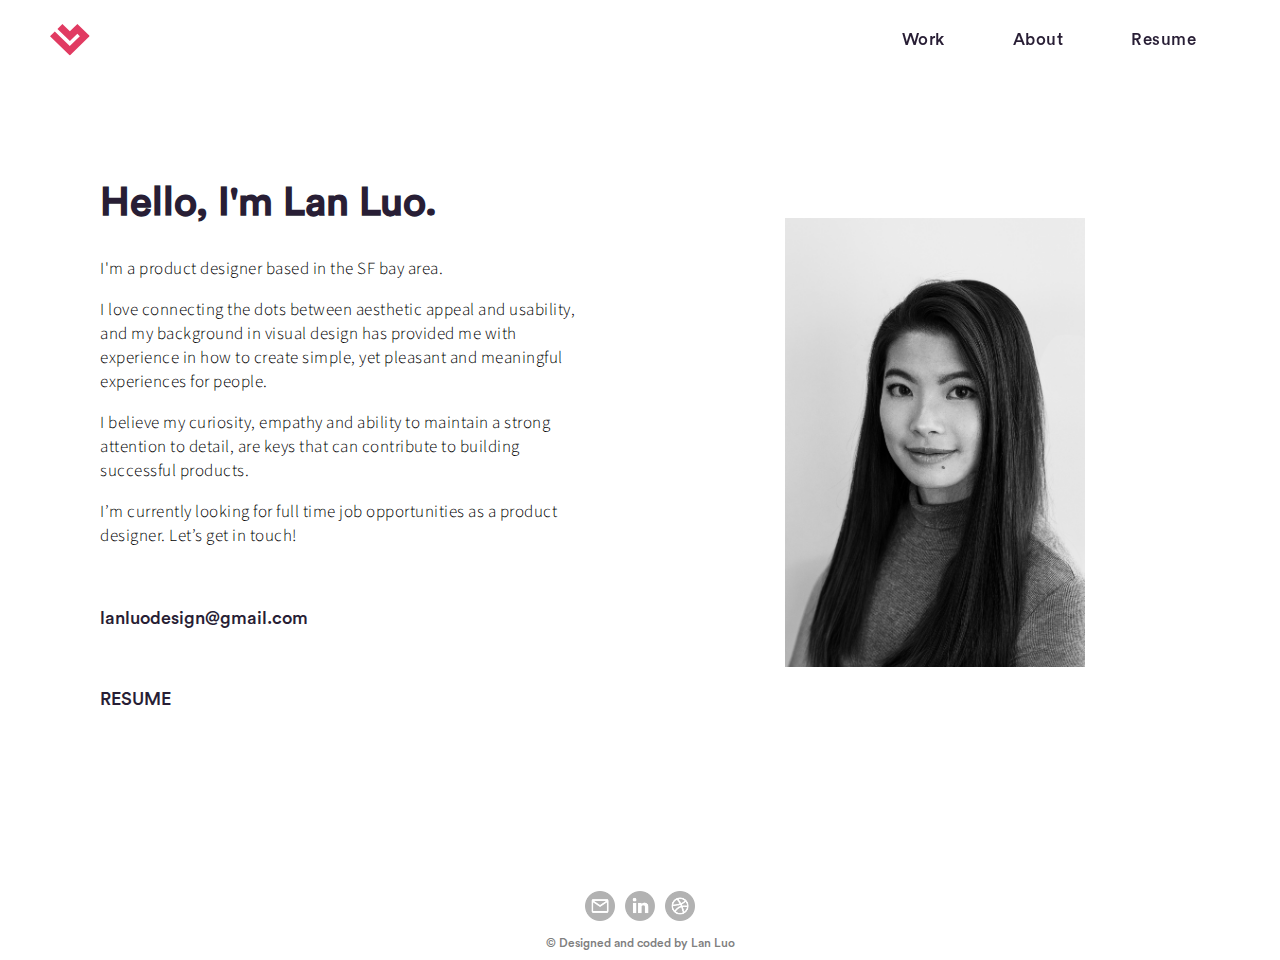
<file: contact.html>
<!DOCTYPE html>
<html lang="en">
<head>
	<meta charset="UTF-8">
	<title>Lan Luo - Product Designer</title>
	<link rel="apple-touch-icon" href="imgs/logo_favi.png">
	<link rel="icon" href="imgs/logo_favi.png">
	<meta name="apple-mobile-web-app-capable" content="yes">
	<meta name="apple-mobile-web-app-status-bar-style" content="white">

	<meta name="viewport" content="width=device-width, initial-scale=1">
	<meta name="author" content="Alvaro Trigo Lopez" />
	<meta name="description" content="fullPage very simple demo." />
	<meta name="keywords"  content="fullpage,jquery,demo,simple" />
	<meta name="Resource-type" content="Document" />
	<link href="https://fonts.googleapis.com/css?family=Source+Sans+Pro:300" rel="stylesheet">
	<link rel="stylesheet" type="text/css" href="lib/fullpage.css" />
	<link rel="stylesheet" type="text/css" href="css/main.css" />
	<link rel="stylesheet" type="text/css" href="css/grid.css" />
	<link rel="stylesheet" type="text/css" href="css/index.css" />
	<link rel="stylesheet" href="https://use.fontawesome.com/releases/v5.5.0/css/all.css" integrity="sha384-B4dIYHKNBt8Bc12p+WXckhzcICo0wtJAoU8YZTY5qE0Id1GSseTk6S+L3BlXeVIU" crossorigin="anonymous">
	<script src="https://ajax.googleapis.com/ajax/libs/jquery/3.3.1/jquery.min.js"></script>
	<script src="js/main.js"></script>
	<style>
		body {
		margin:0;
		padding:0;
		padding-bottom: 5rem;
		min-height: 100%;
		position:relative;
	}

	</style>
	
</head>
<body>
		<div id="header" >
			<header class="container">
				<nav class="nav flex-container">
					<div class="logo col-lg-2">
						<a href="index.html"class="img"><img src="imgs/logo_2.svg" alt=""></a>
					</div>
					<ul class="flex-container">
						<li class="main-nav"><a style="color:#281e35" href="index.html">Work</a></li>
						<li class="main-nav"><a style="color:#281e35" href="contact.html" >About</a></li>
						<li class="main-nav" ><a style="color:#281e35;" href="https://drive.google.com/file/d/1BSRr7745s8OgFk6DJPt2TYWE2quWBBV-/view?usp=sharing">Resume</a></li>
						<li><span class="burger" id="burger" style="font-size:28px;cursor:pointer" onclick="openNav()"><i class="fas fa-bars"></i></span></li>
					</ul>
					<div id="myNav" class="overlay">
						<a href="javascript:void(0)" class="closebtn" onclick="closeNav()">&times;</a>
						  <div class="overlay-content">
							<a href="vidypros.html">VidyPros</a>
							<a href="spotart.html">Spot Art</a>
							<a href="festshare.html">FestShare</a>
							<a href="virtours.html">Virtours</a>
							<a href="AiR.html">AiR</a>
							<a href="theDryGarden.html">The Dry Garden</a>
							<a href="contact.html">About</a>
						  </div>
					</div>
				</nav>
			</header>
		</div>
		<div class="container grid" id="section3">

			<div class="row gutters flex">
				<div class="col-lg-6 col-md-6 col-sm-12 portrait hidden">
					<div class="img"><img src="imgs/about.jpg" alt="">
					</div>
				</div>
				<div class="col-lg-6 col-md-6 col-sm-12 content ">
					<h2 class="colon big" style="margin:0"></h2>
					<h2 class="big" style="margin-top: 0;">Hello, I'm Lan Luo.</h2>
					<p class="">I'm a product designer based in the SF bay area.</p>
					<p>I love connecting the dots between aesthetic appeal and usability, and my background in visual design has provided me with experience in how to create simple, yet pleasant and meaningful experiences for people.</p>
					<p>I believe my curiosity, empathy and ability to maintain a strong attention to detail, are keys that can contribute to building successful products.</p>
					<p>I’m currently looking for full time job opportunities as a product designer. Let’s get in touch!</p>
					<div class="button">
						<a  href="mailto:lanluodesign@gmail.com">lanluodesign@gmail.com</a>
					</div>
					<div class="button">
						<a  class="white" href="https://drive.google.com/file/d/1BSRr7745s8OgFk6DJPt2TYWE2quWBBV-/view?usp=sharing">RESUME&ensp;&ensp;&ensp;&ensp;<i class="fas fa-arrow-right"></i></a>
					</div>
				</div>
				<div class="col-lg-6 col-md-6 col-sm-12 sm-img show">
					<div class="img"><img src="imgs/about.jpg" alt="">
					</div>
				</div>
			</div>
			
		
		</div>
		<div class="bj-footer contact2 white">
			<div class="container " style="margin-bottom: 10px;">
				<div class="social flex row ">
					<a href="mailto:lanluodesign@gmail.com"><img src="icon/icon-m.png" alt=""></a>
					<a href="https://www.linkedin.com/in/lan-luo-design"><img src="icon/icon-lin.png" alt=""></a>
					<a href="https://dribbble.com/lan-luo-design"><img src="icon/icon-d.png" alt=""></a>
				</div>
			</div>
			<a class="copy">© Designed and coded by Lan Luo</a>
		</div>








</body>
</html>
</file>
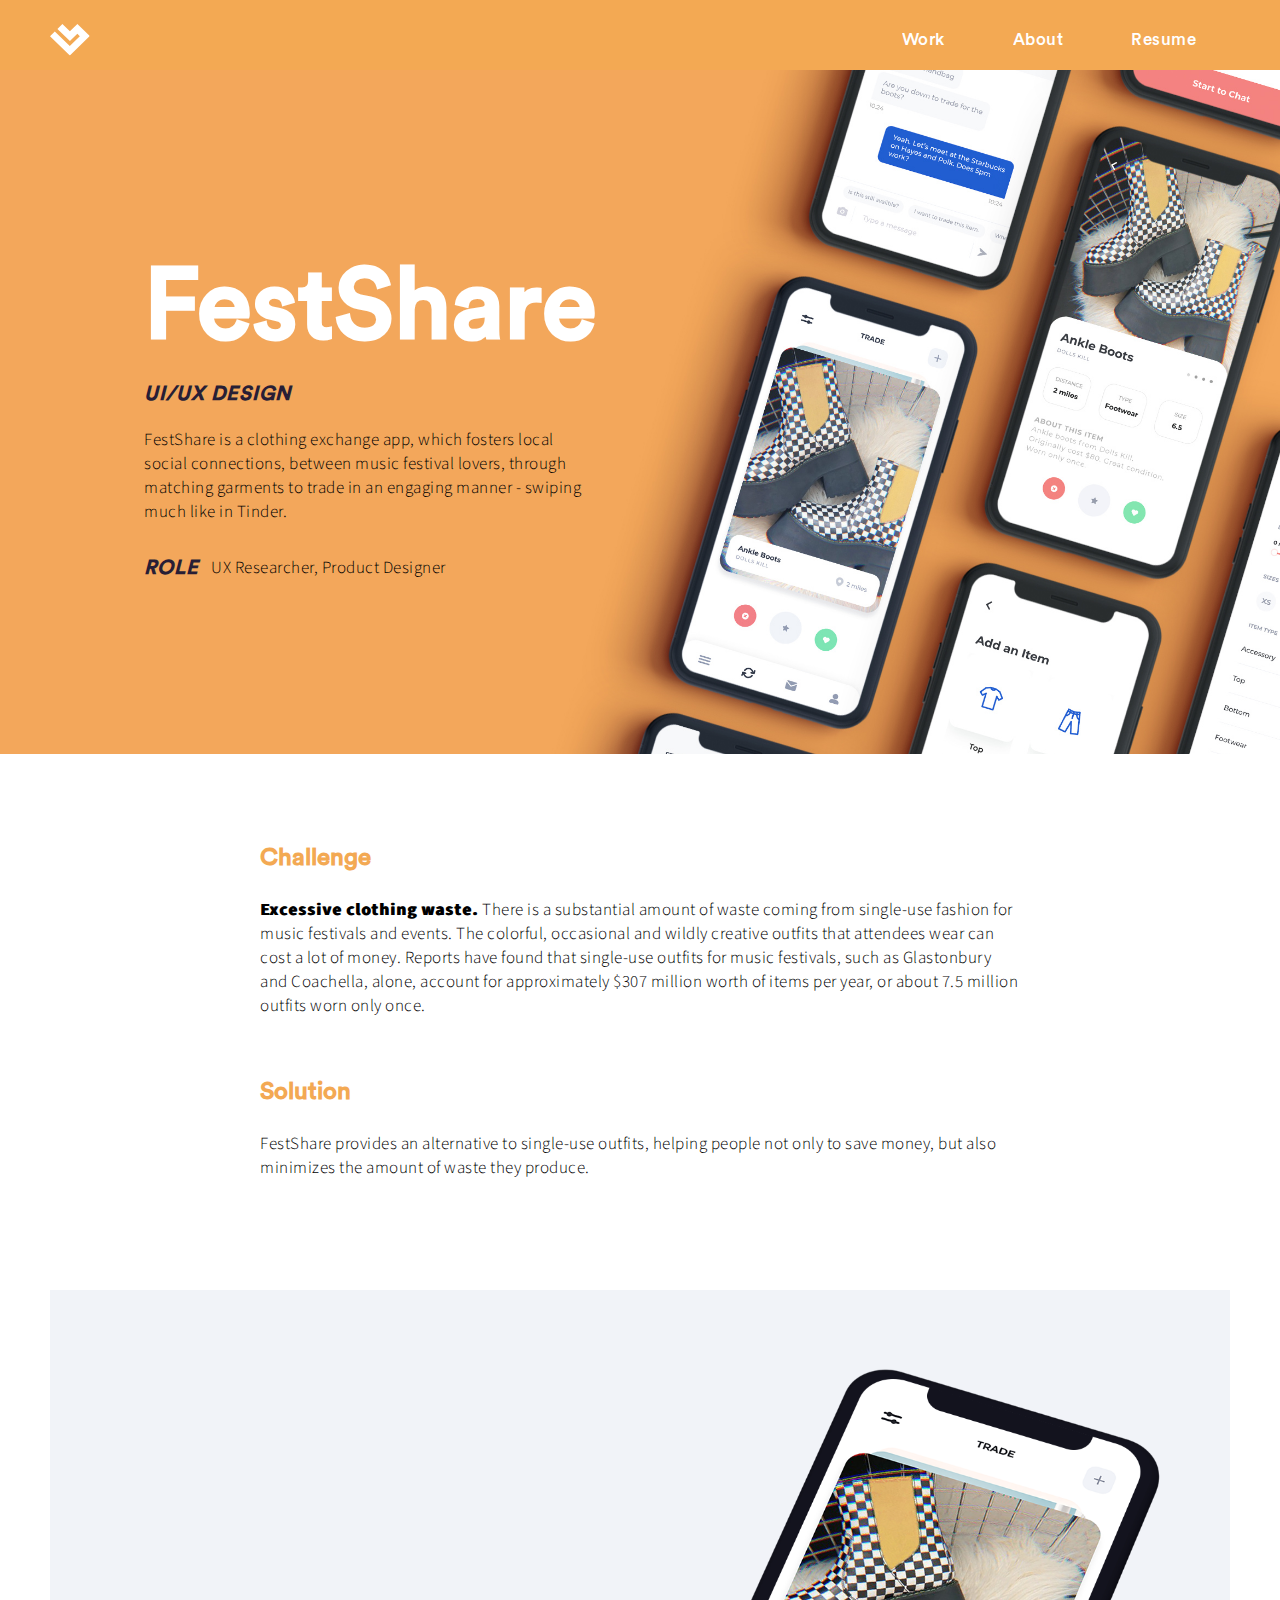
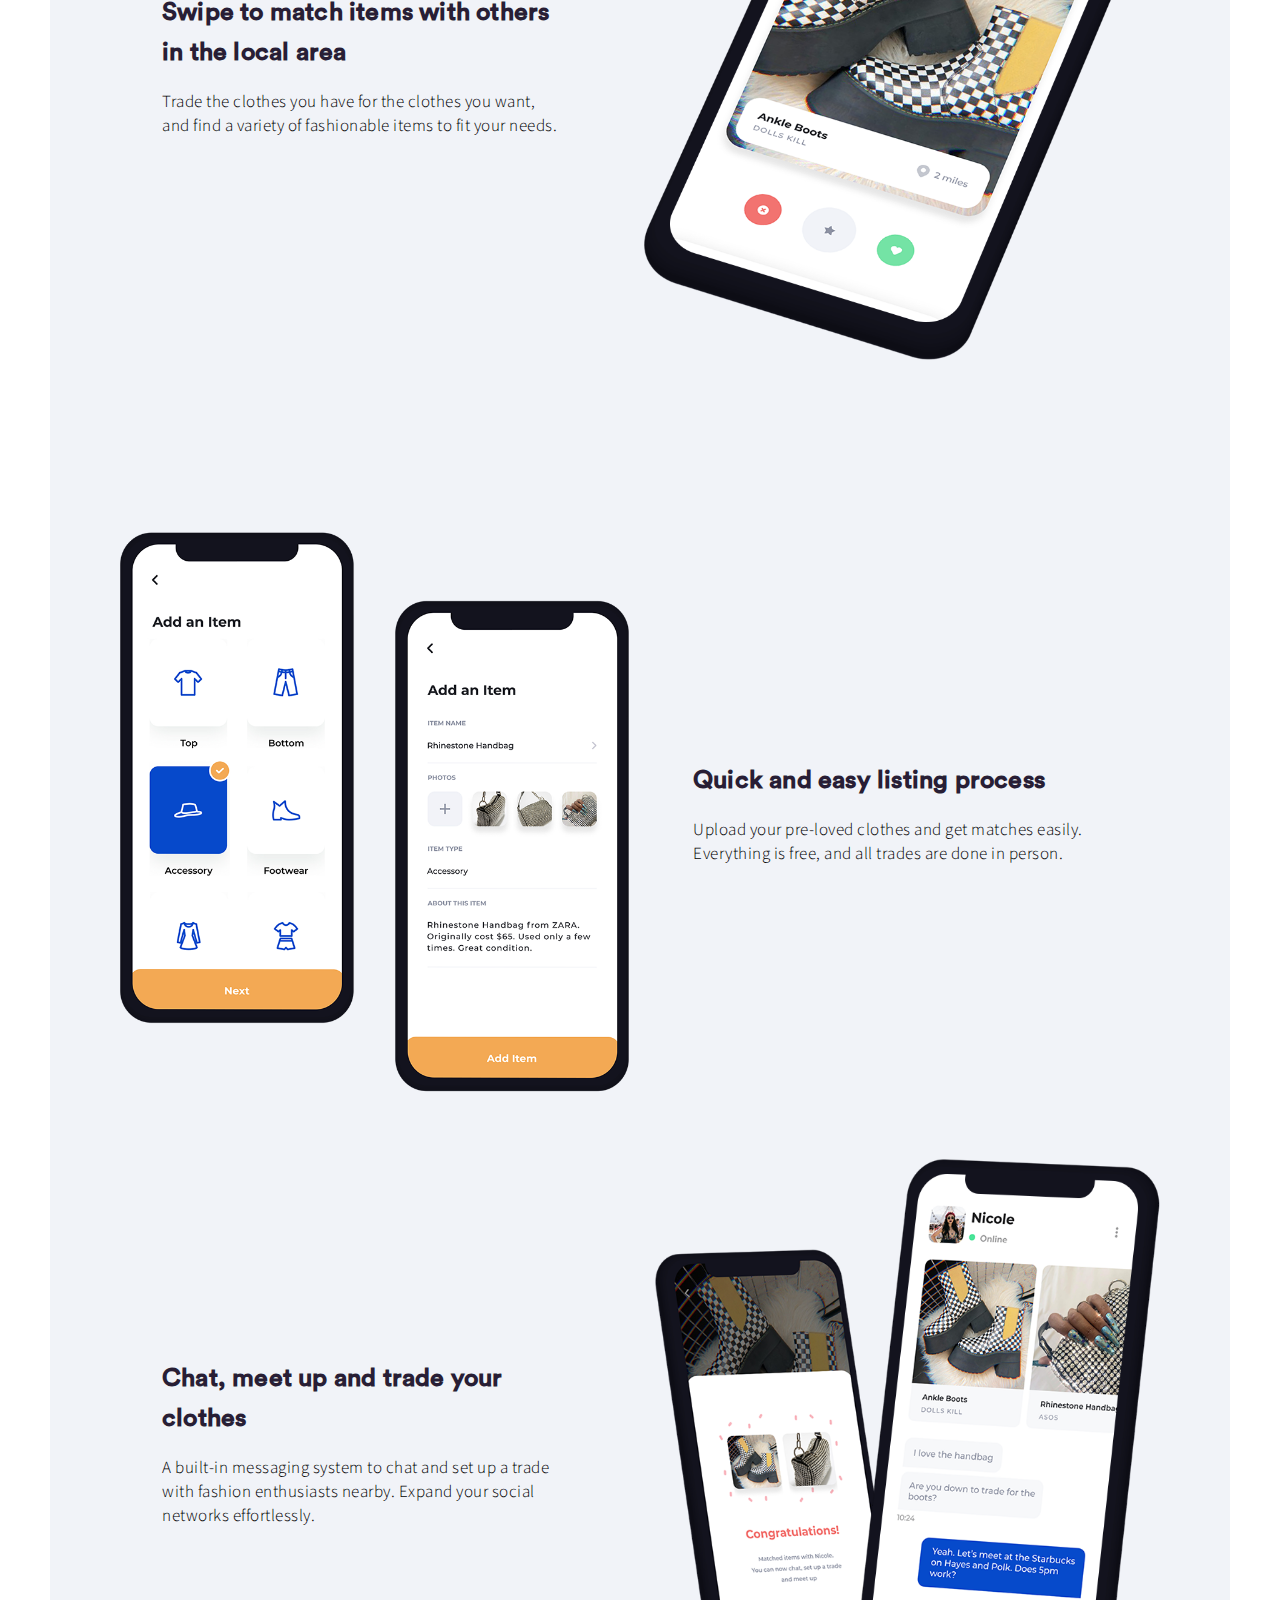
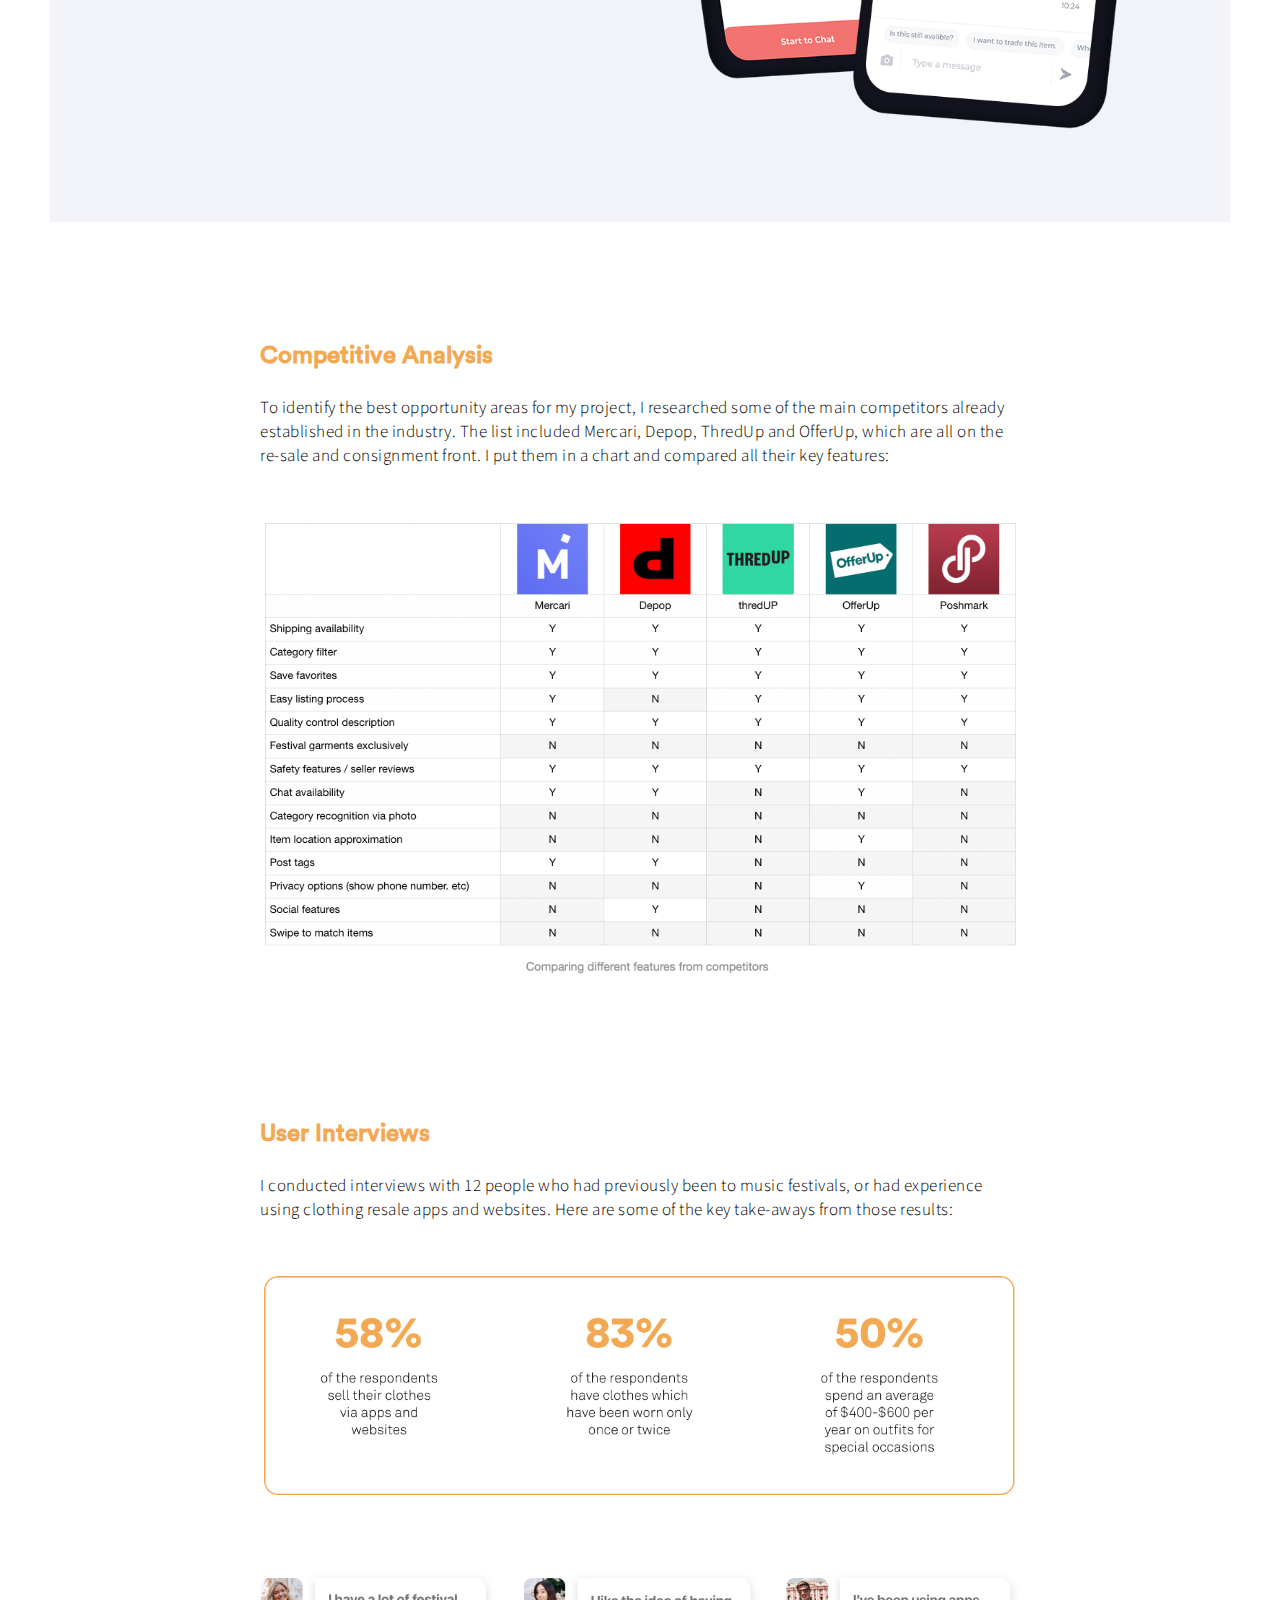
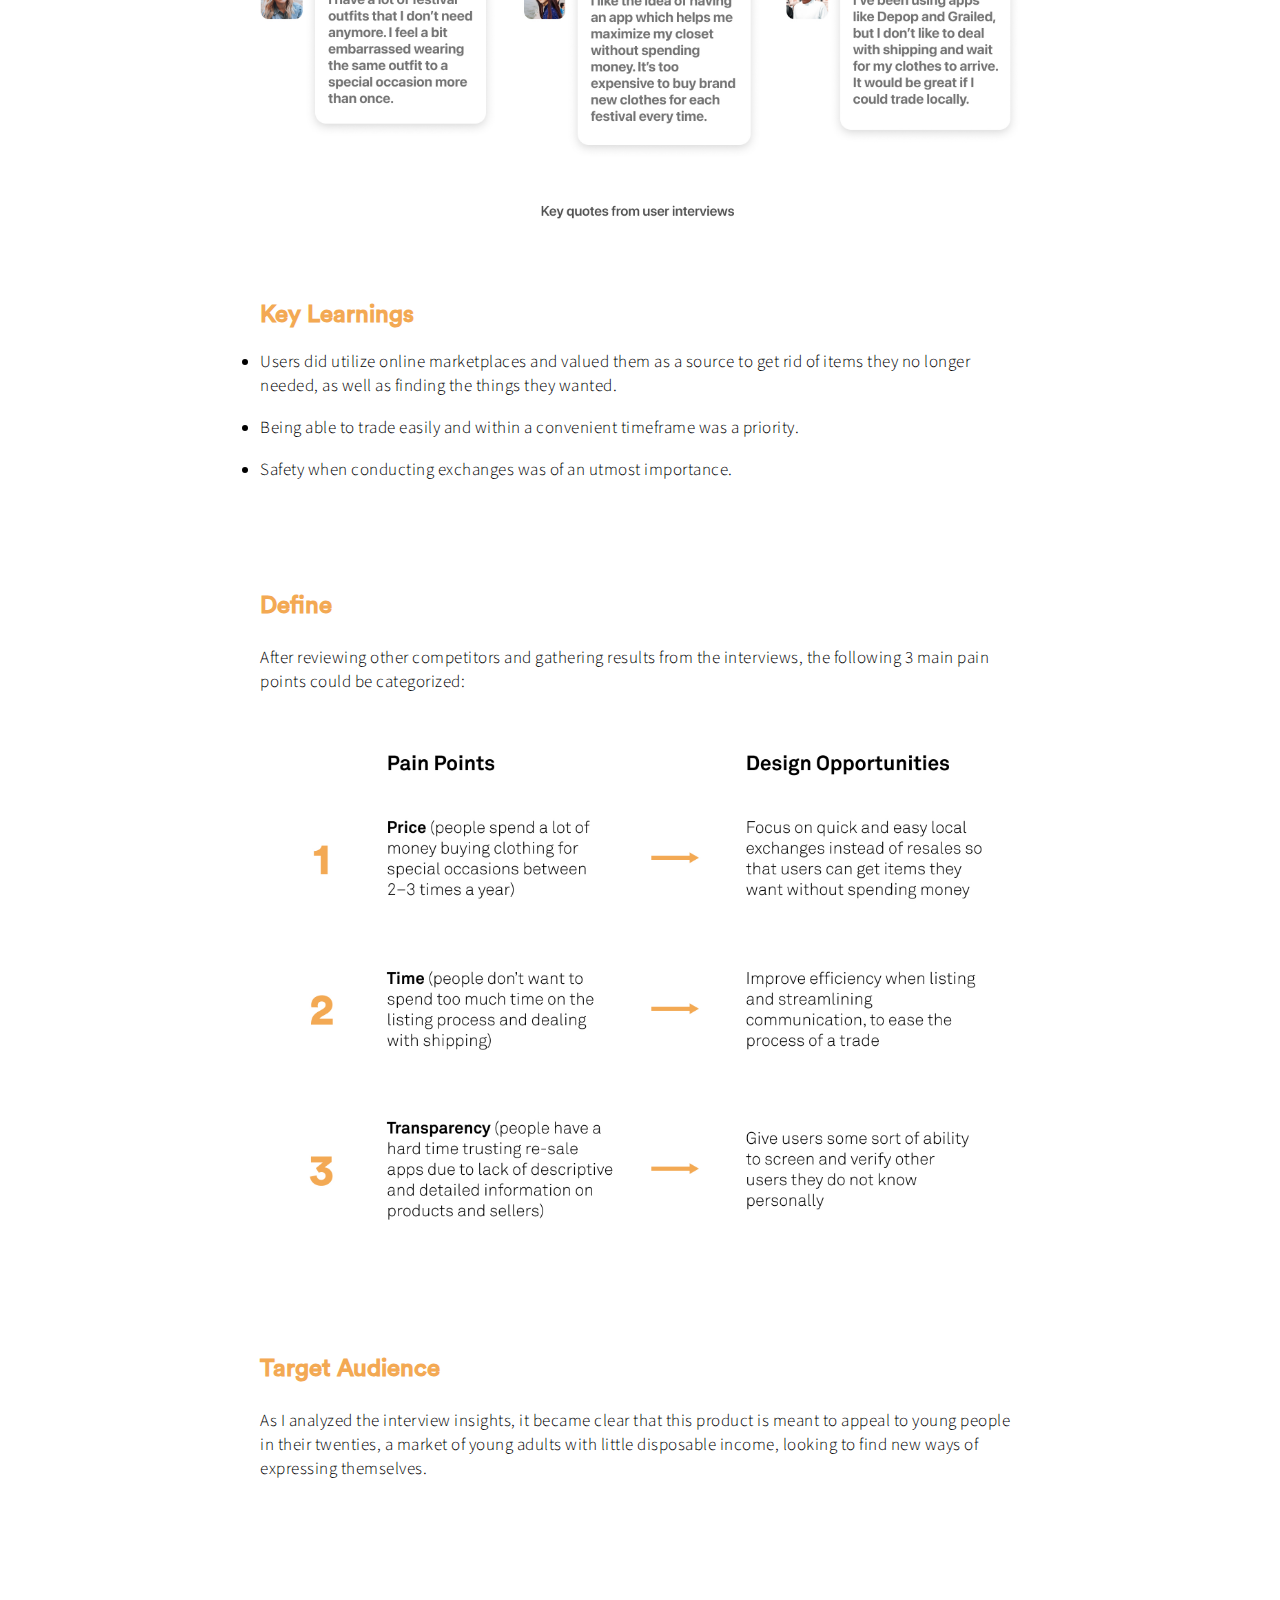
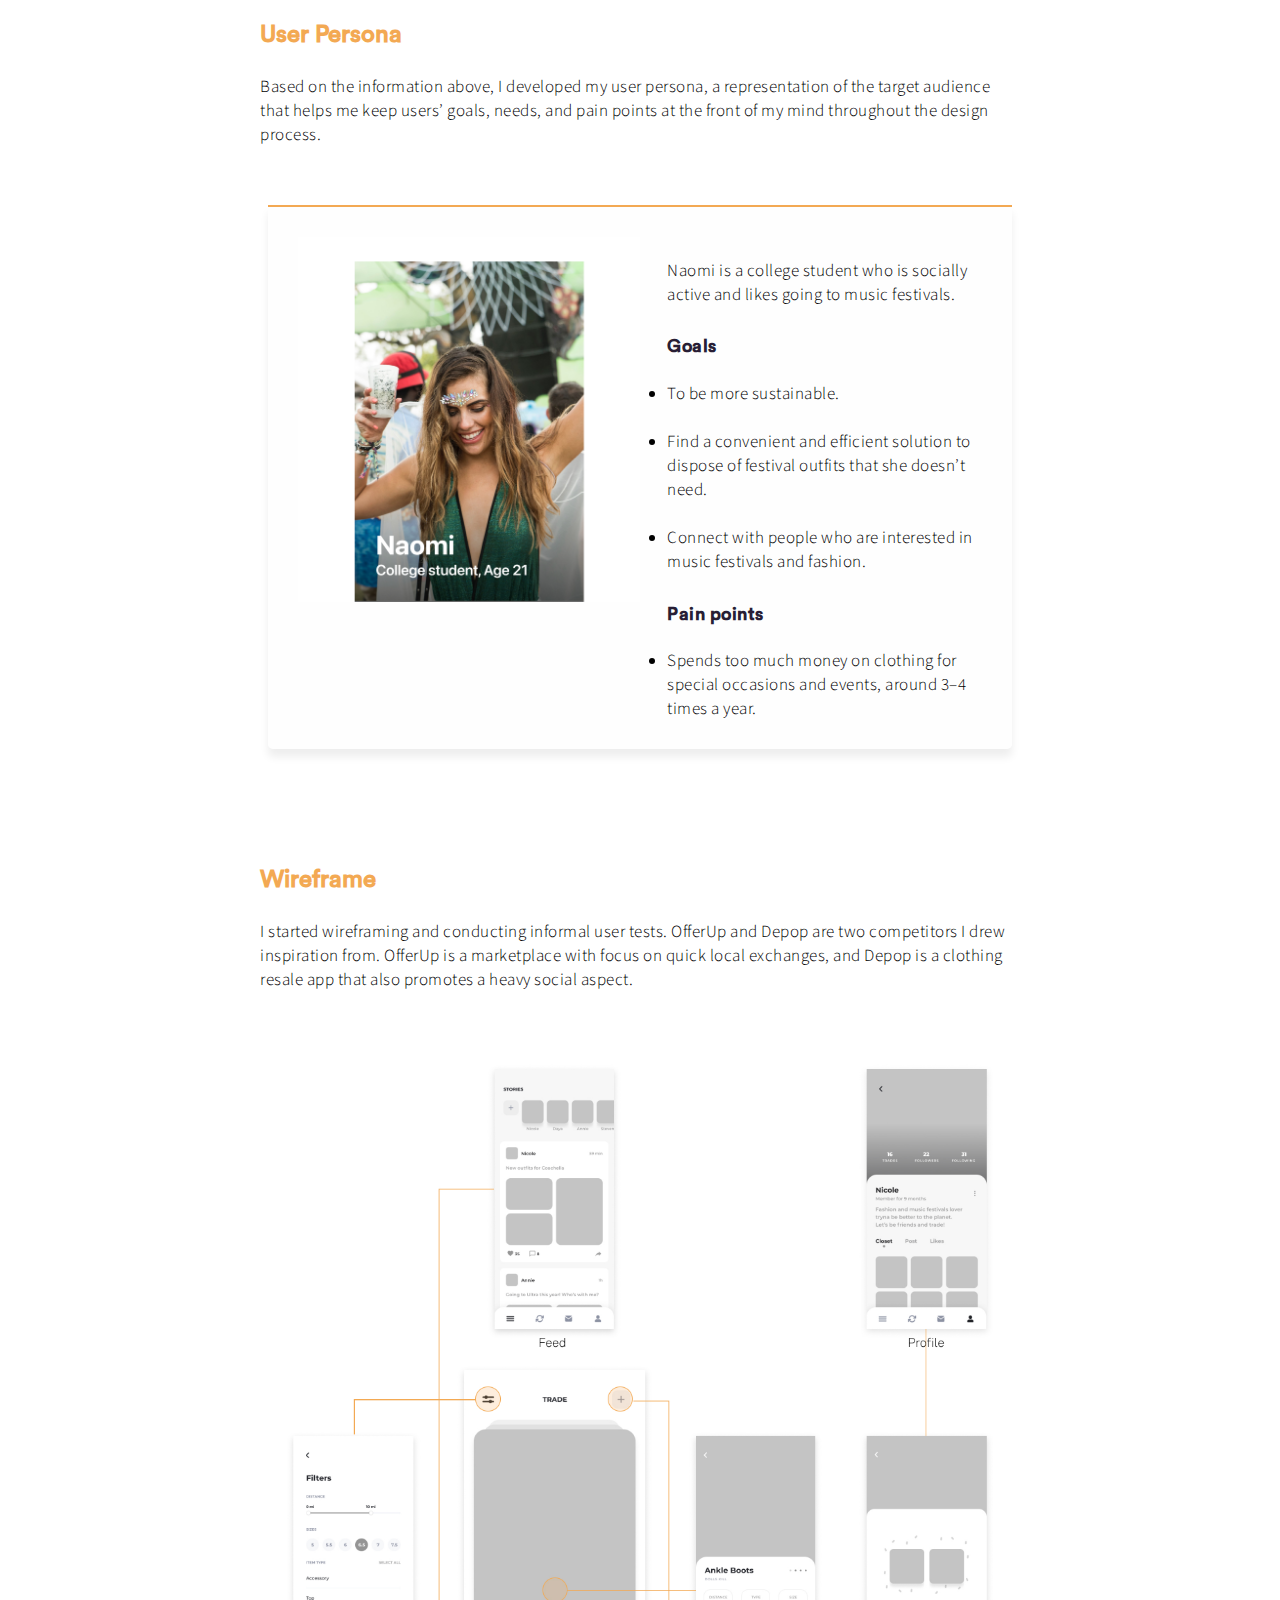
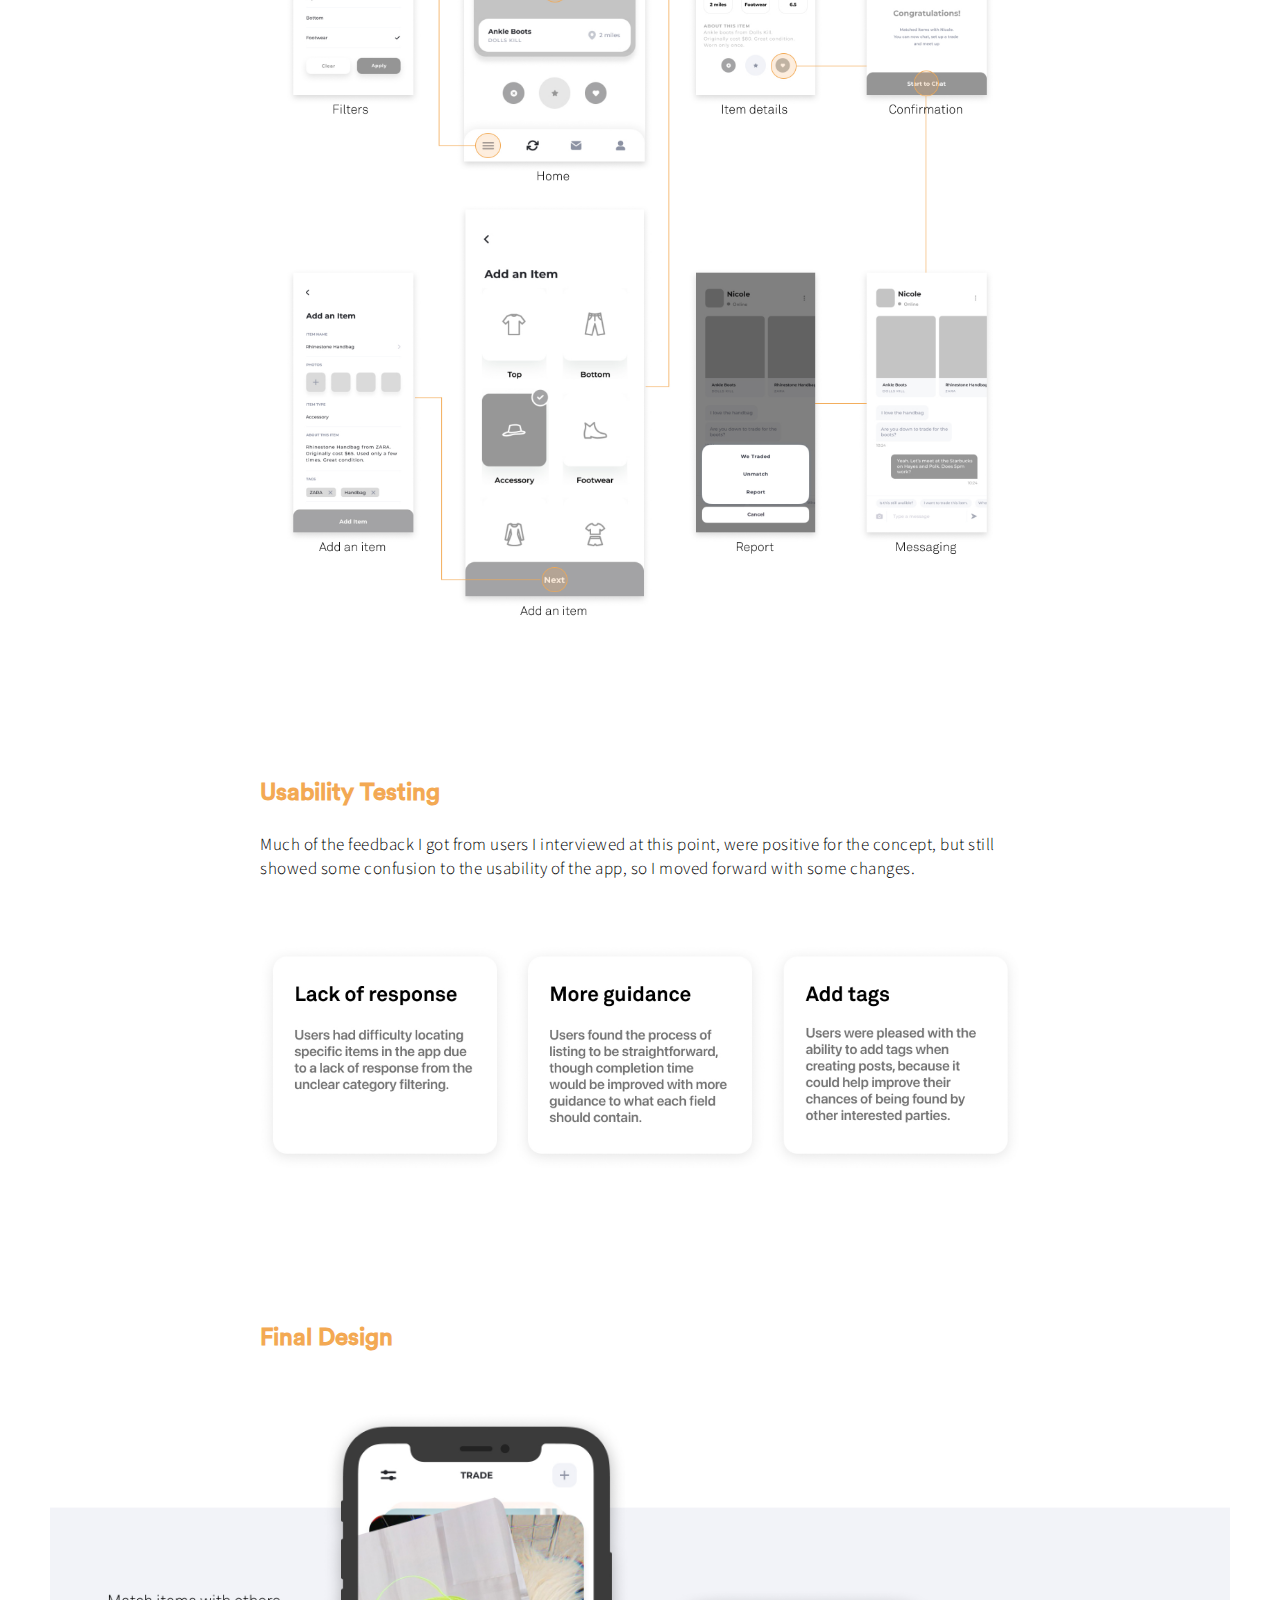
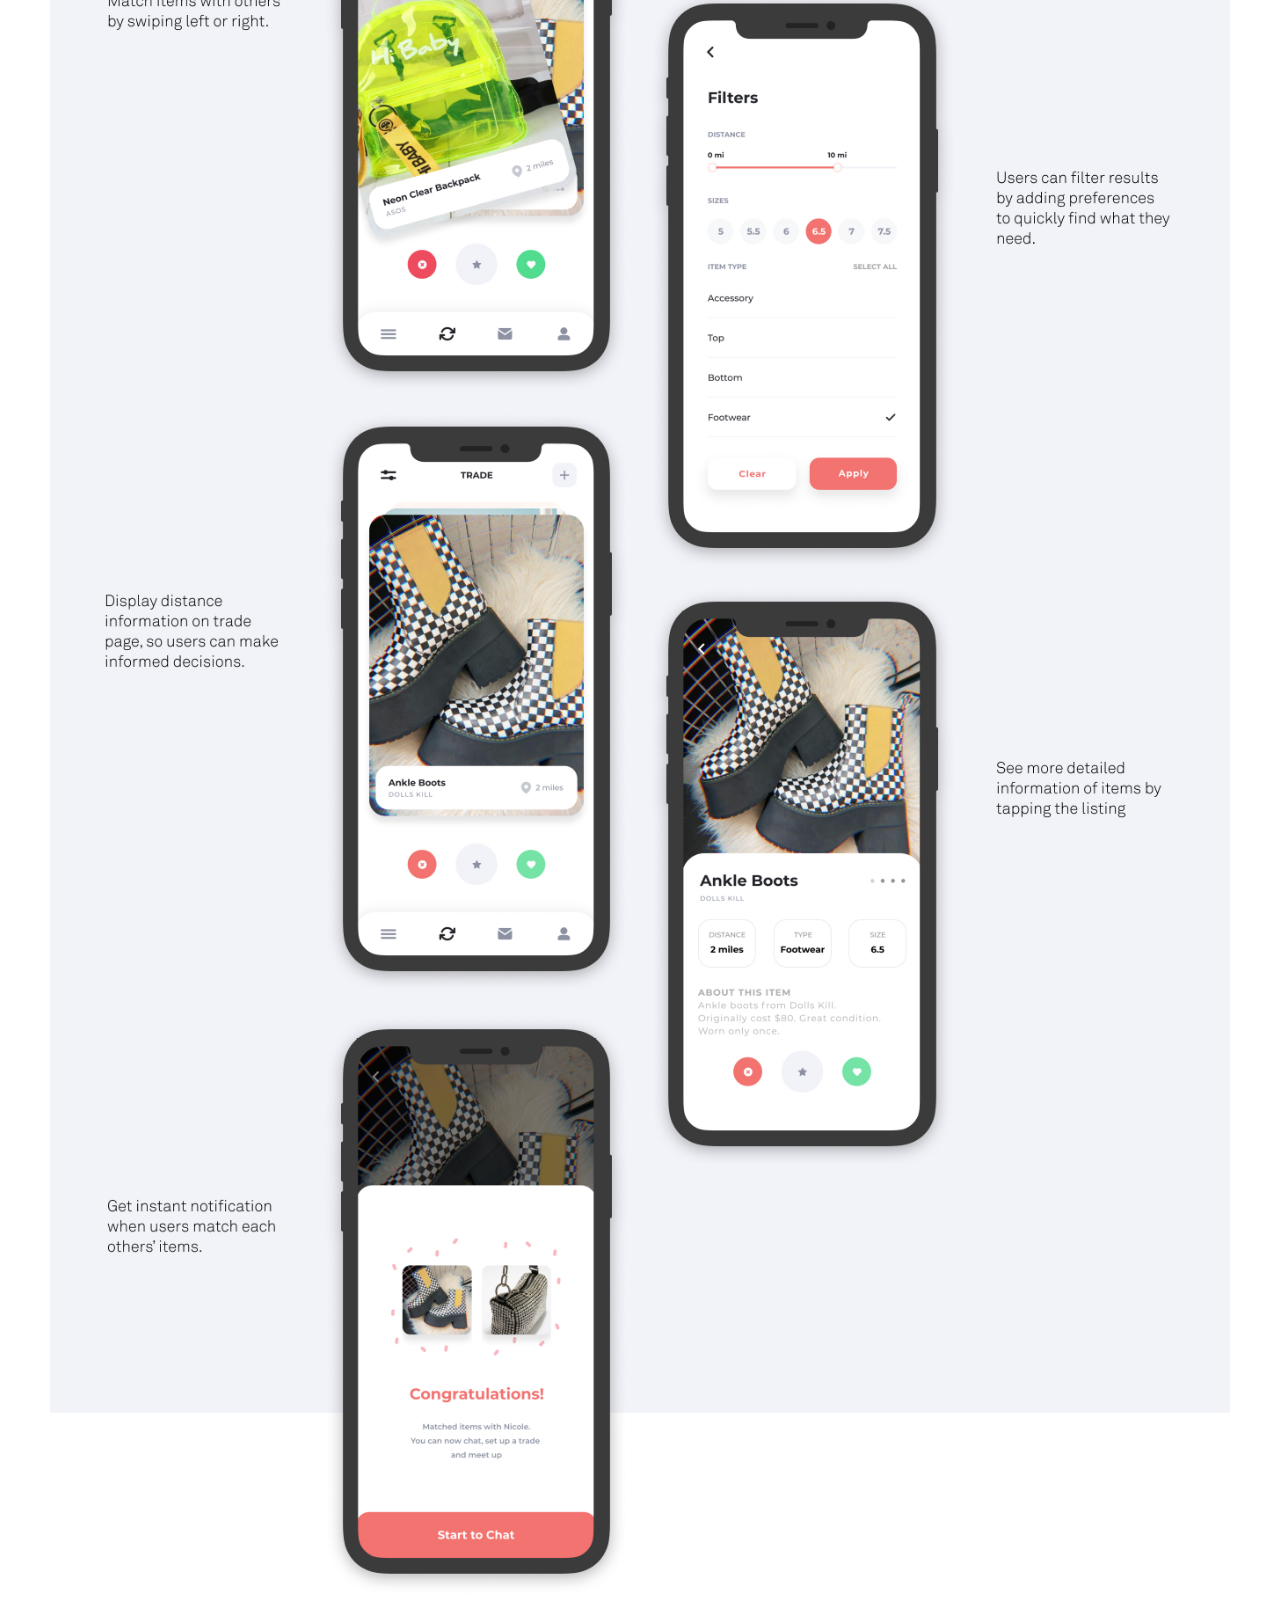
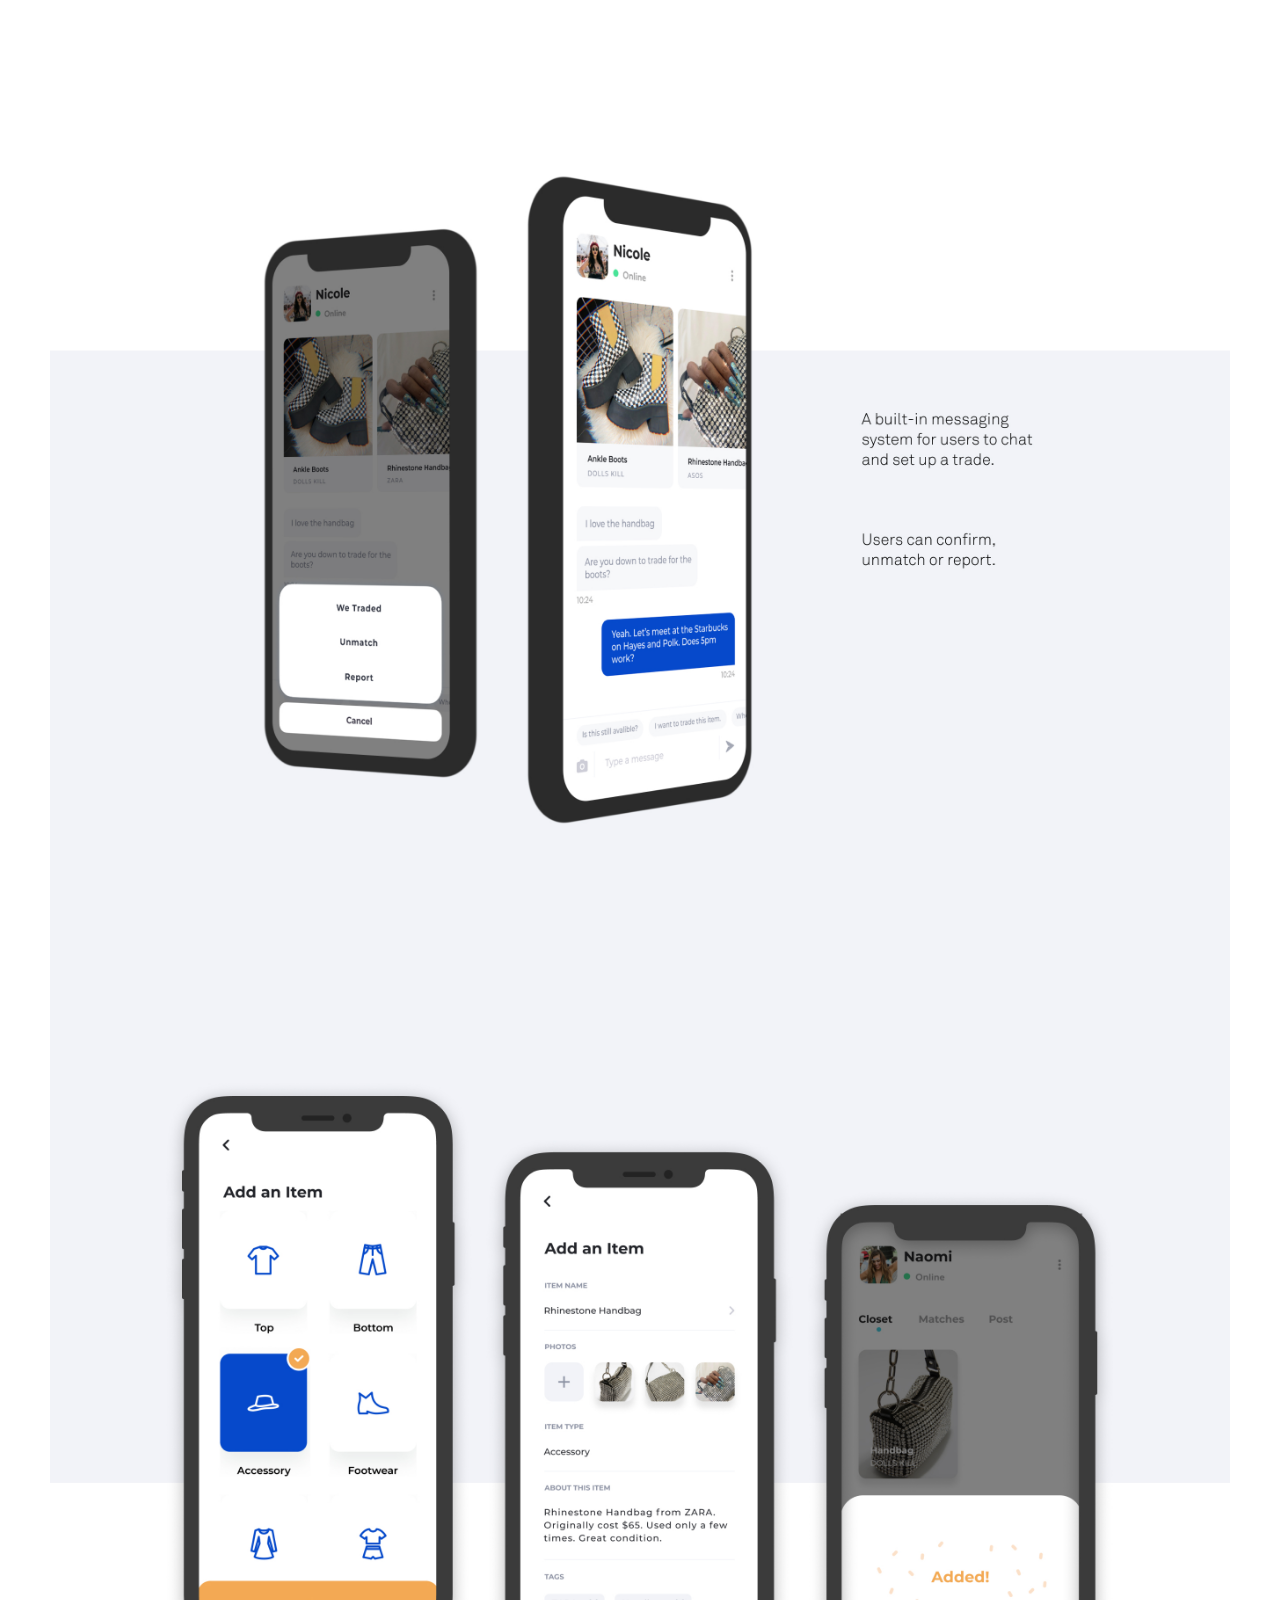
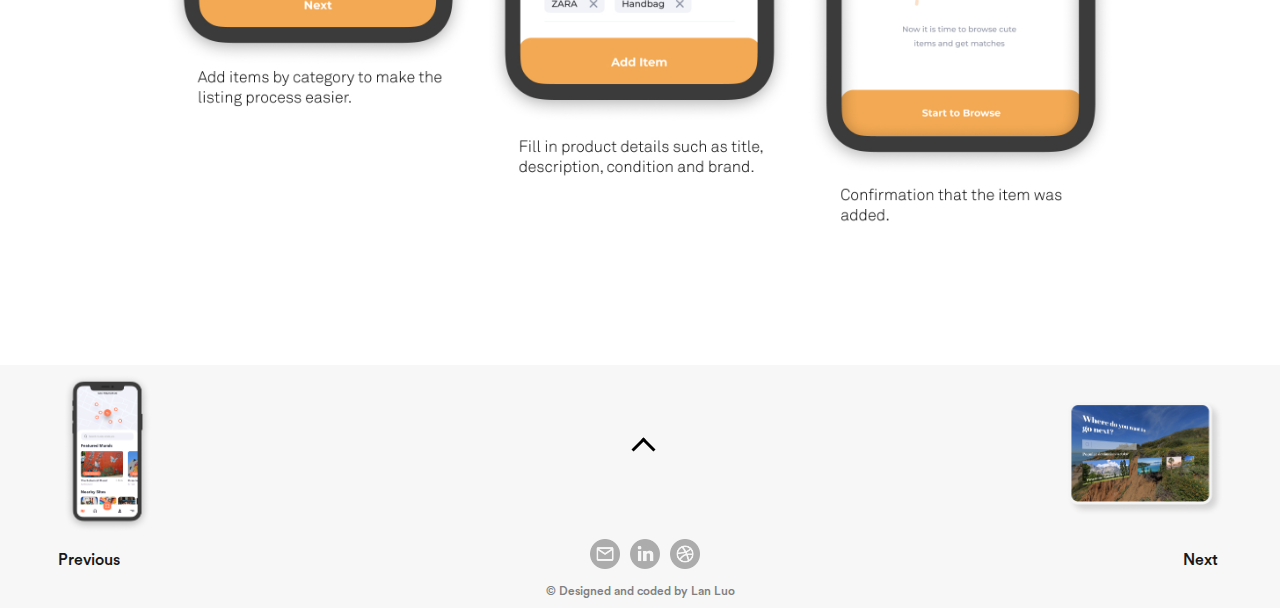
<file: festshare.html>
<!DOCTYPE html>
<html lang="en">
<head>
	<meta charset="UTF-8">
	<title>Lan Luo - Product Designer</title>
	<link rel="apple-touch-icon" href="imgs/logo_favi.png">
	<link rel="icon" href="imgs/logo_favi.png">
	<meta name="apple-mobile-web-app-capable" content="yes">
	<meta name="apple-mobile-web-app-status-bar-style" content="white">

	<meta name="viewport" content="width=device-width, initial-scale=1">
	<meta name="author" content="Alvaro Trigo Lopez" />
	<meta name="description" content="fullPage very simple demo." />
	<meta name="keywords"  content="fullpage,jquery,demo,simple" />
	<meta name="Resource-type" content="Document" />
	<link href="https://fonts.googleapis.com/css?family=Source+Sans+Pro:300" rel="stylesheet">
	<link rel="stylesheet" type="text/css" href="lib/fullpage.css" />
	<link rel="stylesheet" type="text/css" href="css/main.css" />
	<link rel="stylesheet" type="text/css" href="css/grid.css" />
	<link rel="stylesheet" type="text/css" href="css/index.css" />
	<link rel="stylesheet" href="https://use.fontawesome.com/releases/v5.5.0/css/all.css" integrity="sha384-B4dIYHKNBt8Bc12p+WXckhzcICo0wtJAoU8YZTY5qE0Id1GSseTk6S+L3BlXeVIU" crossorigin="anonymous">
	<script src="https://ajax.googleapis.com/ajax/libs/jquery/3.3.1/jquery.min.js"></script>
	<script src="js/main.js"></script>
	
</head>
<body>
		<div id="header" style="background-color: #F3A953;" >
			<header class="container">
				<nav class="nav flex-container">
					<div class="logo col-lg-2">
						<a href="index.html"class="img"><img src="imgs/logo_3.svg" alt=""></a>
					</div>
					<ul class="flex-container">
						<li class="main-nav"><a style="color:#fff" href="index.html">Work</a></li>
						<li class="main-nav"><a style="color:#fff" href="contact.html">About</a></li>
						<li class="main-nav" ><a style="color:#fff;" href="https://drive.google.com/file/d/1BSRr7745s8OgFk6DJPt2TYWE2quWBBV-/view?usp=sharing">Resume</a></li>
						<li><span class="burger" id="burger" style="font-size:28px;cursor:pointer" onclick="openNav()"><i class="fas fa-bars"></i></span></li>
					</ul>
					<div id="myNav" class="overlay">
						<a href="javascript:void(0)" class="closebtn" onclick="closeNav()">&times;</a>
						  <div class="overlay-content">
							<a href="vidypros.html">VidyPros</a>
							<a href="spotart.html">Spot Art</a>
							<a href="festshare.html">FestShare</a>
							<a href="virtours.html">Virtours</a>
							<a href="AiR.html">AiR</a>
							<a href="theDryGarden.html">The Dry Garden</a>
							<a href="contact.html">About</a>
						  </div>
					</div>
				</nav>
			</header>
		</div>
		<div id="section5">
			<div class="bj" style="background-image: url('imgs/foodie/hero.jpg'); background-repeat: no-repeat;
			background-size: cover;" >
				<div class="container grid" >
					<div class="row gutters flex wrap first">

						<div class="col-lg-5 col-sm-12 content ">
							<h1 class="colon blocker" style="margin:0 0 0 0; color: #fff;">FestShare</h1>
							<h2 class="detail-h2 grey" >UI/UX DESIGN</h2>
							<p class="grey" >FestShare is a clothing exchange app, which fosters local social connections, between music festival lovers, through matching garments to trade in an engaging manner - swiping much like in Tinder. </p>
							<div class="roll-wrapper"><h2 class="detail-h2 grey" >ROLE </h2> <p id="roll" class="detail-h2">UX Researcher, Product Designer</p></div>
							<!-- <div class="roll-wrapper"><h2 class="detail-h2 grey" >TEAM </h2> <p id="roll" class="detail-h2">Individual</p></div> -->
							<!-- <p>Email:luolan0614@gmail.com</p> -->
							<div class="col-lg-7 col-sm-12  visiable hidden ">
								<div class="sm-img">
									<img src="imgs/foodie/cover_sm.jpg" alt="">
								</div>
							</div>

						</div>
						<div class="col-lg-7 col-sm-12 sm-img">
							<div class="img"><img src="imgs/blocker/blocker-landing.png" alt="">
							</div>
						</div>
					</div>	
				</div>	
			</div>

		

			<div class="">
				<div class="container grid">
					<div class="">
						<div class="title">
							<h2 class="left foodie">Challenge</h2>
							<p class="left"><strong class="thicker">Excessive clothing waste. </strong>There is a substantial amount of waste coming from single-use fashion for music festivals and events. The colorful, occasional and wildly creative outfits that attendees wear can cost a lot of money. Reports have found that single-use outfits for music festivals, such as Glastonbury and Coachella, alone, account for approximately $307 million worth of items per year, or about 7.5 million outfits worn only once.</p>
							<div class="top-space">
								<!-- <img class="big-img" src="imgs/foodie/competitive_analysis.png" alt=""> -->
							</div>
						</div>
						<div class="title">
							<h2 class="left foodie">Solution</h2>
							<p class="left">FestShare provides an alternative to single-use outfits, helping people not only to save money, but also minimizes the amount of waste they produce.</p>
							<div class="top-space">
								<!-- <img class="big-img" src="imgs/foodie/competitive_analysis.png" alt=""> -->
							</div>
						</div>
						<!-- <div class="title">
							<p class="left">The most important features and areas for opportunities that I could focus on:							</p>
						
							<div class="top-space">
								<img class="big-img" src="imgs/foodie/foodie-src-1.png" alt="">
							</div>
						</div> -->
						
					</div>
				</div>
			</div>

			<div class="myContent" >
				<div class="container" >
					<div class="">
						
						<div class="grid">
	
							<!-- <div class="row gutters flex mid" style="background-color:#fafafa;"> -->
							<div class="row gutters flex mid" style="background-color:#F1F3F8;">
								<div class="col-lg-6 show ">
									<div class="final" >
										<h3 class="big left">Swipe to match items with others in the local area</h3>			
										<p >Trade the clothes you have for the clothes you want, and find a variety of fashionable items to fit your needs.</p>	
										</div>
	
								</div>
								<div class="col-lg-6">
									<div class="img-box">
										<img class="big-img" src="imgs/foodie/p12.png" alt="">
									</div>
								</div>
							</div>
							<div class="row gutters flex mid" style="background-color:#F1F3F8;">
								<div class="col-lg-6">
									<div class="img-box">
										<img class="big-img" src="imgs/foodie/p22.png" alt="">
									</div>
								</div>
								<div class="col-lg-6 show ">
									<div class="final" >
										<h3 class="big left">Quick and easy listing process</h3>			
										<p >Upload your pre-loved clothes and get matches easily. Everything is free, and all trades are done in person.</p>	
										</div>
	
								</div>
								<div class="col-lg-6 show ">
									<div class="final" >
										<h3 class="big left">Chat, meet up and trade your clothes</h3>			
										<p >A built-in messaging system to chat and set up a trade with fashion enthusiasts nearby. Expand your social networks effortlessly.</p>	
										</div>
	
								</div>
								<div class="col-lg-6">
									<div class="img-box">
										<img class="big-img" src="imgs/foodie/p32.png" alt="">
									</div>
								</div>
							</div>
				
							</div>	
						</div>
					</div>
				</div>

			<!-- <div class="">
				<div class="container grid">
					<div class="title">
						<h2 class="left foodie" >Introduction of the Project</h2>
						<h3 class="big left">Customize your personal food trucks information.</h3>
					</div>
					<div class="row flex gutters title">
						<div class="col-lg-8 col-sm-12 " style="margin-bottom: 0;">
							<h2 class="detail-h2">Why</h2>
							<p class="">In recent years, food trucks associated with pop-up restaurant phenomena have become particularly popular. There are a lot of foodies. They are happy to record truck locations and pictures of the dishes they sell. However, even though many maps contain recording features, some people still complain that these features are not enough for them.</p>
						</div>
						<div class="col-lg-4 col-sm-12 visiable">
							<div class="img"><img class="small-img" src="imgs/foodie/burger.png" alt="">
							</div>
						</div>
						<div class="col-lg-4 col-sm-12 visiable">
							<div class="img"><img class="small-img" src="imgs/foodie/person-1.png" alt="">
							</div>
						</div>
						<div class="col-lg-8 col-sm-12  style="margin-bottom: 0;">
							<h2 class="detail-h2">Who</h2>
							<p class="" >My target audience is the people who are big fans of food trucks. They want to record the location of the food truck and the special dishes of each.</p>
						</div>
					</div>
				</div>
			</div> -->

			<!-- <div class="" style="background-color: #F1F3F8;">
				<div class="container grid">
					<div class="row gutters flex wrap first">
						<div class="col-lg-5 col-sm-12 content ">
							<h2 class="detail-h2 pretext">SWIPE TO MATCH ITEMS WITH OTHERS IN THE LOCAL AREA<br></h2>
							<p class="pretext">Trade the clothes you have for the clothes you want, and find a variety of fashionable items to fit your needs.</p>
							<div class="col-lg-7 col-sm-12  visiable hidden ">
								<div class="sm-img">
									<img src="imgs/foodie/p12.png" alt="">
								</div>
							</div>

						</div>
						<div class="col-lg-7 col-sm-12 sm-img">
							<div class="img"><img src="imgs/foodie/p12.png" alt="width="2000" height="500">
							</div>
						</div>
					</div>	
				</div>
			</div>
			<div class="" style="background-color: #F1F3F8;">
				<div class="container grid">
					<div class="row gutters flex wrap first">
						<div class="col-lg-7 col-sm-12 sm-img">
							<div class="img"><img src="imgs/foodie/p22.png" alt="width="2000" height="550">
							</div>
						</div>
						<div class="col-lg-5 col-sm-12 content ">
							<h2 class="detail-h2 pretext ">QUICK AND EASY LISTING PROCESS
							<p class="pretext">Upload your pre-loved clothes and get matches easily. Everything is free, and all trades are done in person.</p>
							<div class="col-lg-7 col-sm-12  visiable hidden ">
								<div class="sm-img">
									<img src="imgs/foodie/p22.png" alt="">
								</div>
							</div>

						</div>
					</div>	
				</div>
			</div>
			<div class="" style="background-color: #F1F3F8;">
				<div class="container grid">
					<div class="row gutters flex wrap first">
						<div class="col-lg-5 col-sm-12 content ">
							<h2 class="detail-h2 pretext ">CHAT, MEET UP AND TRADE YOUR CLOTHES<br></h2>
							<p class="pretext">A built-in messaging system to chat and set up a trade with fashion enthusiasts nearby. Expand your social networks effortlessly.</p>
							<div class="col-lg-7 col-sm-12  visiable hidden ">
								<div class="sm-img">
									<img src="imgs/foodie/p32.png" alt="">
								</div>
							</div>

						</div>
						<div class="col-lg-7 col-sm-12 sm-img">
							<div class="img"><img src="imgs/foodie/p32.png" alt="width="2000" height="500">
							</div>
						</div>
					</div>	
				</div>
			</div> -->


			<div class="">
				<div class="container grid">
					<div class="">
						<div class="title">
							<h2 class="left foodie">Competitive Analysis</h2>
							<p class="left">To identify the best opportunity areas for my project, I researched some of the main competitors already established in the industry. The list included Mercari, Depop, ThredUp and OfferUp, which are all on the re-sale and consignment front. I put them in a chart and compared all their key features:</p>
							<div class="top-space">
								<img class="big-img" src="imgs/foodie/competitive_analysis.png" alt="">
							</div>
						</div>
						<!-- <div class="title">
							<p class="left">The most important features and areas for opportunities that I could focus on:							</p>
						
							<div class="top-space">
								<img class="big-img" src="imgs/foodie/foodie-src-1.png" alt="">
							</div>
						</div> -->
						
					</div>
				</div>
			</div>

			<div class="">
				<div class="container grid">
					<div class="">
						<div class="title">
							<h2 class="left foodie">User Interviews</h2>
							<p class="left">I conducted interviews with 12 people who had previously been to music festivals, or had experience using clothing resale apps and websites. Here are some of the key take-aways from those results:</p>
							<div class="top-space">
								<img class="big-img" src="imgs/foodie/user-interviews.jpg" alt="">
							</div>
						</div>
						<div class="title">	
							<div class="top-space">
								<img class="big-img" src="imgs/foodie/user-interviews2.jpg" alt="">
							</div>
						</div>
						<div class="title">
							<h2 class="left foodie">Key Learnings</h2>
								<ul class="competitors">
									<li style="line-height:24px">Users did utilize online marketplaces and valued them as a source to get rid of items they no longer needed, as well as finding the things they wanted.</li>
									<br>
									<li style="line-height:24px">Being able to trade easily and within a convenient timeframe was a priority.</li>
									<br>
									<li style="line-height:24px">Safety when conducting exchanges was of an utmost importance.</li>
								</ul>
						</div>
						
					</div>
				</div>
			</div>

			<div class="">
				<div class="container grid">
					<div class="">
						<div class="title">
							<h2 class="left foodie">Define</h2>
							<p class="left">After reviewing other competitors and gathering results from the interviews, the following 3 main pain points could be categorized:</p>
							<div class="top-space">
								<img class="big-img" src="imgs/foodie/define.jpg" alt="">
							</div>
						</div>
					</div>
				</div>
			</div>

			<div class="">
				<div class="container grid">
					<div class="">
						<div class="title">
							<h2 class="left foodie">Target Audience</h2>
							<p class="left">As I analyzed the interview insights, it became clear that this product is meant to appeal to young people in their twenties, a market of young adults with little disposable income, looking to find new ways of expressing themselves.</p>
							<div class="top-space">
								<!-- <img class="big-img" src="imgs/foodie/competitive_analysis.png" alt=""> -->
							</div>
						</div>
						<!-- <div class="title">
							<p class="left">The most important features and areas for opportunities that I could focus on:							</p>
						
							<div class="top-space">
								<img class="big-img" src="imgs/foodie/foodie-src-1.png" alt="">
							</div>
						</div> -->
						
					</div>
				</div>
			</div>

			<div class="">
				<div class="container grid">
					<div class="title">
							<h2 class="left foodie">User Persona</h2>
							<p>Based on the information above, I developed my user persona, a representation of the target audience that helps me keep users’ goals, needs, and pain points at the front of my mind throughout the design process.</p>
			        <div class="tabgroup top-space">
				      <ul class="contentlist">
					      <li class="content active">
					        <div class="row">
						         <div class="col-md-6 col-sm-12" >
						            <a href=" https://Offtime.com/"><img src="imgs/foodie/persona.jpg" alt="" style="width: 100%;"></a>
						         </div>
						         <div class="col-md-6 col-sm-12">
									<div class="box" style="margin:2% 2% 8% 8%;">

										<ul class="competitors">
											  <p>Naomi is a college student who is socially active and likes going to music festivals. </p>
										</ul> 
									  </div>
						         	<div class="box" style="margin:2% 2% 8% 8%;">
						     
							          <h4>Goals</h4>
							          <ul class="competitors">
											<li>To be more sustainable.</li>
											<br>
								            <li>Find a convenient and efficient solution to dispose of festival outfits that she doesn’t need.</li>
								            <br>
								            <li>Connect with people who are interested in music festivals and fashion.</li>
							          </ul> 
									</div>
									<div class="box" style="margin:2% 2% 8% 8%;">
						     
										<h4>Pain points</h4>
										<ul class="competitors">
											  <li>Spends too much money on clothing for special occasions and events, around 3–4 times a year.</li>
										</ul> 
									  </div>
					         	</div>
							          
					        </div>
					      </li>				     
				      </ul>
				    </div>
				</div>
				</div>
			</div>

			<div class="">
				<div class="container grid">
					<div class="">
						<div class="title">
							<h2 class="left foodie">Wireframe</h2>
							<p class="left">I started wireframing and conducting informal user tests. OfferUp and Depop are two competitors I drew inspiration from. OfferUp is a marketplace with focus on quick local exchanges, and Depop is a clothing resale app that also promotes a heavy social aspect.	</p>
							<div class="top-space">
								<img class="big-img" src="imgs/foodie/wireframe.jpg" alt="">
							</div>
						</div>
					</div>
				</div>
			</div>


			<!-- <div class="">
				<div class="container grid">
					<div class="gutters flex row title">
						<div class="col-lg-12">
							<div class="">
								<h2 class="foodie left">Persona</h2>
							</div>
							
						</div>	
						<div class="col-lg-8" >
							<div class="">
								<h4 class="persona-p">"I want an easy way to record the detail of any food truck including regular parking place and dishes."</h4>
							</div>
						</div>	
						<div class="col-lg-4" style="margin:0 auto;">
							<img class="big-img" style="width:200px;" src="imgs/foodie/persona-c.png" alt="">
						</div>
						<div class="col-lg-12">
							<div class="">
								<p class="" style="margin:0 auto;">Mike is a teacher working at a school in the Bay Area. He got married 6 years ago. They live in a small but comfortable apartment. He is a big fan of the food trucks because he enjoys relaxing with his friends when going out. However, many map apps cannot record detail. He needs a way to help him record the location, and relevant parking time and special dishes of his favorite food truck.</p>
							</div>
						</div>
					</div>
				</div>
			</div> -->

			<div class="">
				<div class="container grid">
					<div class="">
						<div class="title">
							<h2 class="left foodie">Usability Testing</h2>
							<p class="left">Much of the feedback I got from users I interviewed at this point, were positive for the concept, but still showed some confusion to the usability of the app, so I moved forward with some changes.</p>
							<div class="top-space">
								<img class="big-img" src="imgs/foodie/testing.jpg" alt="">
							</div>
						</div>
					</div>
				</div>
			</div>

			<!-- <div class="">
				<div class="container grid">
					<div class="">
						<div class="title"><h2 class="foodie left">Wireframe</h2>
							<h3 class="big left" >Easy to add a new food truck, and add new locations of the existing truck.</h3>
							<p class="left">According to the user flow, I created the main wireframes of this application. These task flows are the main design goals of this project. There are three user tasks.</p>
							<ul>
								<li>Add a new food truck.</li>
								<li>Add a new location of existing food truck</li>
								<li>Take a picture and save under this truck.</li>
							</ul>
						</div>
						
						<div class="">
							<img class="big-img" src="imgs/foodie/foodie-wireframe.png" alt="">
						</div>
					</div>
				</div>
			</div>

			<div class="">
				<div class="container grid">
					<div class="">
						<div class="title">
							<h2 class="foodie left">Style Guide</h2>
							<h3 class="big left" >People can be concerned about the cleanliness and nutrition of food trucks. </h3>
							<p class="left;">I created this style guide for this project. I think most people are likely worried about the health problems connected to trucks. The green color palette is a good selection to enhance user's confidence of food trucks they want to try.</p>
						</div>
						
						<div class="">
							<img class="big-img" src="imgs/foodie/style-g.png" alt="">
						</div>
					</div>
				</div>
			</div> -->

			<div class="">
				<div class="container grid" >
					<div class="">
						<div class="title">
							<h2 class="foodie left">Final Design</h2>
							<!-- <h3 class="big left">Guilt is the first emotion after they check the phone.</h3>
							<p class="left">I created the user journey which shows a user's feeling of the process of a  user who has this problem when he is studying. I find that habits drive some people's action of the checking phone. That means they don't want to watch the phone.</p> -->
						</div>
						
						<div class="">
							<img class="big-img" src="imgs/foodie/final-screens.jpg" alt="" style="width: 100%;">
						</div>
						<div class="">
							<img class="big-img" src="imgs/foodie/final-screens2.jpg" alt="">
						</div>
						
					</div>
				</div>
			</div>
			<!-- <div class="">
				<div class="container grid">
					<div class="title">
						<div class="top-space">
							<h2 class="foodie left">Final Design</h2>
							<h3 class="big left" >Optimizing design start with user testing.</h3>
							<p class="left">I did several times user testings in order to make sure my design follow the task flows and truly solve the problem.</p>
						</div>
						
						<div class="">
							<img class="big-img" src="imgs/foodie/screens.jpg" alt="">
						</div>
					</div>
				</div>
			</div> -->

			
		
		</div>

<!-- 		
		<div class="myContent">
			<div class="container">
				<div class="">
					<div class="title">
						<h2 class="foodie left">Final Design</h2>
						<h3 class="big left">The human-centered design concept </h3>
						<p class="left" style="line-height:24px">The design considers the human-centered design concept. The recently added trucks are placed in a prominent position on the home page. At the same time, the animation is used to automatically hide the recently added food trucks in the user query or when using the filter function.</p>
						<p class="left">On the truck page, users are able to simply remove and add a location, and take a picture to save relevant location.</p>	
						</div>
					</div>
					
					<div class="grid">
						<div class="row gutters flex mid">
							<div class="col-lg-6">
								<div class="img-box">
									<img class="gif" src="imgs/foodie/foodie-1.gif" alt="">
								</div>
							</div>
							<div class="col-lg-6">
								<div class="img-box">
									<img class="gif" src="imgs/foodie/foodie-2.gif" alt="">
								</div>
							</div>
					
							<div class="button col-lg-12" style="margin-top:80px;">
								<div class="title">
									<a href="">PROTOTYPE&ensp;&ensp;&ensp;&ensp;<i class="fas fa-arrow-right"></i></a>
								</div>
								
							</div>
			
						</div>	
					</div>
				</div>
			</div>
	</div> -->



		<div class="bj-footer">
			<div class="container grid flex-nor">

					<div class="button-box ">
							<img class="big-img show" src="imgs/spotart_icon.png" alt="">
							<a href="spotart.html" class="left"><i class="fas fa-arrow-left"></i>&ensp;Previous</a>
				
					</div>
					<div class="social flex row show">
						<a href=""><div class="scrollTop"></div></a>
						<a href="mailto:lanluodesign@gmail.com"><img src="icon/icon-m.png" alt=""></a>
						<a href="https://www.linkedin.com/in/lan-luo-design"><img src="icon/icon-lin.png" alt=""></a>
						<a href="https://dribbble.com/lan-luo-design"><img src="icon/icon-d.png" alt=""></a>
					</div>
					<div class="button-box ">
				
							<img class="big-img show" src="imgs/vir_icon.png" alt="">
							<a href="virtours.html" class="right">Next &ensp;<i class="fas fa-arrow-right"></i></a>
	
					</div>
			</div>
		</div>
		<div class="bj-footer ">
			<div class="container visiable hidden">
				<div class="social flex row ">
					<a href="mailto:lanluodesign@gmail.com"><img src="icon/icon-m.png" alt=""></a>
					<a href="https://www.linkedin.com/in/lan-luo-design"><img src="icon/icon-lin.png" alt=""></a>
					<a href="https://dribbble.com/lan-luo-design"><img src="icon/icon-d.png" alt=""></a>
				</div>
			</div>
			<a class="copy">© Designed and coded by Lan Luo</a>
		</div>
		

	<script type="text/javascript" src="lib/fullpage.js"></script>
	<!-- <script type="text/javascript" src="lib/examples.js"></script> -->
	<script type="text/javascript" src="lib/scrolloverflow.js"></script>
	<script type="text/javascript">
    var myFullpage = new fullpage('#fullpage', {
        anchors: ['firstPage'],
        sectionsColor: ['white'],
        autoScrolling: false,
        css3: true,
        fitToSection: false
    });
</script>

</body>
</html>
</file>
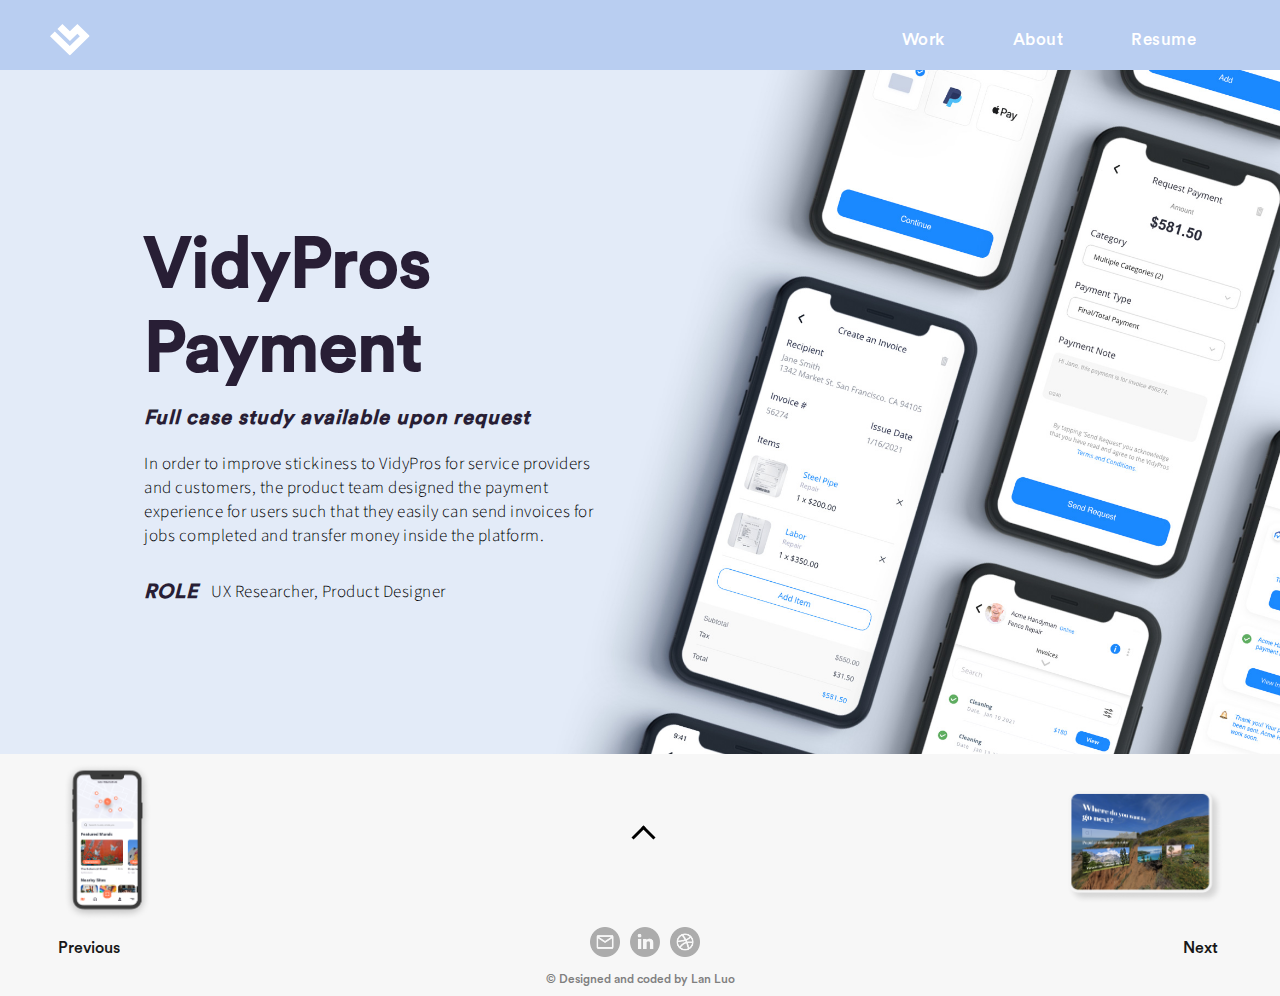
<file: vidypros.html>
<!DOCTYPE html>
<html lang="en">
<head>
	<meta charset="UTF-8">
	<title>Lan Luo - Product Designer</title>
	<link rel="apple-touch-icon" href="imgs/logo_favi.png">
	<link rel="icon" href="imgs/logo_favi.png">
	<meta name="apple-mobile-web-app-capable" content="yes">
	<meta name="apple-mobile-web-app-status-bar-style" content="white">

	<meta name="viewport" content="width=device-width, initial-scale=1">
	<meta name="author" content="Alvaro Trigo Lopez" />
	<meta name="description" content="fullPage very simple demo." />
	<meta name="keywords"  content="fullpage,jquery,demo,simple" />
	<meta name="Resource-type" content="Document" />
	<link href="https://fonts.googleapis.com/css?family=Source+Sans+Pro:300" rel="stylesheet">
	<link rel="stylesheet" type="text/css" href="lib/fullpage.css" />
	<link rel="stylesheet" type="text/css" href="css/main.css" />
	<link rel="stylesheet" type="text/css" href="css/grid.css" />
	<link rel="stylesheet" type="text/css" href="css/index.css" />
	<link rel="stylesheet" href="https://use.fontawesome.com/releases/v5.5.0/css/all.css" integrity="sha384-B4dIYHKNBt8Bc12p+WXckhzcICo0wtJAoU8YZTY5qE0Id1GSseTk6S+L3BlXeVIU" crossorigin="anonymous">
	<script src="https://ajax.googleapis.com/ajax/libs/jquery/3.3.1/jquery.min.js"></script>
	<script src="js/main.js"></script>
	
</head>
<body>
		<div id="header" style="background-color: #B9CEF1;" >
			<header class="container">
				<nav class="nav flex-container">
					<div class="logo col-lg-2">
						<a href="index.html"class="img"><img src="imgs/logo_3.svg" alt=""></a>
					</div>
					<ul class="flex-container">
						<li class="main-nav"><a style="color:#fff" href="index.html">Work</a></li>
						<li class="main-nav"><a style="color:#fff" href="contact.html">About</a></li>
						<li class="main-nav" ><a style="color:#fff;" href="https://drive.google.com/file/d/1BSRr7745s8OgFk6DJPt2TYWE2quWBBV-/view?usp=sharing">Resume</a></li>
						<li><span class="burger" id="burger" style="font-size:28px;cursor:pointer" onclick="openNav()"><i class="fas fa-bars"></i></span></li>
					</ul>
					<div id="myNav" class="overlay">
						<a href="javascript:void(0)" class="closebtn" onclick="closeNav()">&times;</a>
						  <div class="overlay-content">
							<a href="vidypros.html">VidyPros</a>
							<a href="spotart.html">Spot Art</a>
							<a href="festshare.html">FestShare</a>
							<a href="virtours.html">Virtours</a>
							<a href="AiR.html">AiR</a>
							<a href="theDryGarden.html">The Dry Garden</a>
							<a href="contact.html">About</a>
						  </div>
					</div>
				</nav>
			</header>
		</div>
		<div id="section5">
			<div class="bj" style="background-image: url('imgs/hero_vidypros.jpg'); background-repeat: no-repeat;
			background-size: cover;" >
				<div class="container grid" >
					<div class="row gutters flex wrap first">

						<div class="col-lg-5 col-sm-12 content ">
							<h1 class="colon decor" style="margin:0 0 0 0; color: #281E35;">VidyPros</h1>
							<h1 class="colon decor" style="margin:0 0 0 0; color: #281E35;">Payment</h1>
							<h2 class="detail-h2 grey" >Full case study available upon request</h2>
							<p class="grey" >In order to improve stickiness to VidyPros for service providers and customers, the product team designed the payment experience for users such that they easily can send invoices for jobs completed and transfer money inside the platform. </p>
							<div class="roll-wrapper"><h2 class="detail-h2 grey" >ROLE </h2> <p id="roll" class="detail-h2">UX Researcher, Product Designer</p></div>
							<!-- <div class="roll-wrapper"><h2 class="detail-h2 grey" >TEAM </h2> <p id="roll" class="detail-h2">Individual</p></div> -->
							<!-- <p>Email:luolan0614@gmail.com</p> -->
							<div class="col-lg-7 col-sm-12  visiable hidden ">
								<div class="sm-img">
									<img src="imgs/hero_vidypros.jpg" alt="">
								</div>
							</div>

						</div>
						<div class="col-lg-7 col-sm-12 sm-img">
							<div class="img"><img src="imgs/blocker/blocker-landing.png" alt="">
							</div>
						</div>
					</div>	
				</div>	
			</div>

		

			
		</div>

<!-- 		
		<div class="myContent">
			<div class="container">
				<div class="">
					<div class="title">
						<h2 class="foodie left">Final Design</h2>
						<h3 class="big left">The human-centered design concept </h3>
						<p class="left" style="line-height:24px">The design considers the human-centered design concept. The recently added trucks are placed in a prominent position on the home page. At the same time, the animation is used to automatically hide the recently added food trucks in the user query or when using the filter function.</p>
						<p class="left">On the truck page, users are able to simply remove and add a location, and take a picture to save relevant location.</p>	
						</div>
					</div>
					
					<div class="grid">
						<div class="row gutters flex mid">
							<div class="col-lg-6">
								<div class="img-box">
									<img class="gif" src="imgs/foodie/foodie-1.gif" alt="">
								</div>
							</div>
							<div class="col-lg-6">
								<div class="img-box">
									<img class="gif" src="imgs/foodie/foodie-2.gif" alt="">
								</div>
							</div>
					
							<div class="button col-lg-12" style="margin-top:80px;">
								<div class="title">
									<a href="">PROTOTYPE&ensp;&ensp;&ensp;&ensp;<i class="fas fa-arrow-right"></i></a>
								</div>
								
							</div>
			
						</div>	
					</div>
				</div>
			</div>
	</div> -->



		<div class="bj-footer">
			<div class="container grid flex-nor">

					<div class="button-box ">
							<img class="big-img show" src="imgs/spotart_icon.png" alt="">
							<a href="spotart.html" class="left"><i class="fas fa-arrow-left"></i>&ensp;Previous</a>
				
					</div>
					<div class="social flex row show">
						<a href=""><div class="scrollTop"></div></a>
						<a href="mailto:lanluodesign@gmail.com"><img src="icon/icon-m.png" alt=""></a>
						<a href="https://www.linkedin.com/in/lan-luo-design"><img src="icon/icon-lin.png" alt=""></a>
						<a href="https://dribbble.com/lan-luo-design"><img src="icon/icon-d.png" alt=""></a>
					</div>
					<div class="button-box ">
				
							<img class="big-img show" src="imgs/vir_icon.png" alt="">
							<a href="virtours.html" class="right">Next &ensp;<i class="fas fa-arrow-right"></i></a>
	
					</div>
			</div>
		</div>
		<div class="bj-footer ">
			<div class="container visiable hidden">
				<div class="social flex row ">
					<a href="mailto:lanluodesign@gmail.com"><img src="icon/icon-m.png" alt=""></a>
					<a href="https://www.linkedin.com/in/lan-luo-design"><img src="icon/icon-lin.png" alt=""></a>
					<a href="https://dribbble.com/lan-luo-design"><img src="icon/icon-d.png" alt=""></a>
				</div>
			</div>
			<a class="copy">© Designed and coded by Lan Luo</a>
		</div>
		

	<script type="text/javascript" src="lib/fullpage.js"></script>
	<!-- <script type="text/javascript" src="lib/examples.js"></script> -->
	<script type="text/javascript" src="lib/scrolloverflow.js"></script>
	<script type="text/javascript">
    var myFullpage = new fullpage('#fullpage', {
        anchors: ['firstPage'],
        sectionsColor: ['white'],
        autoScrolling: false,
        css3: true,
        fitToSection: false
    });
</script>

</body>
</html>
</file>
<file: lib/fullpage.css>
/*!
 * fullPage 3.0.3
 * https://github.com/alvarotrigo/fullPage.js
 *
 * @license GPLv3 for open source use only
 * or Fullpage Commercial License for commercial use
 * http://alvarotrigo.com/fullPage/pricing/
 *
 * Copyright (C) 2018 http://alvarotrigo.com/fullPage - A project by Alvaro Trigo
 */
html.fp-enabled,
.fp-enabled body {
    margin: 0;
    padding: 0;
    overflow:hidden;

    /*Avoid flicker on slides transitions for mobile phones #336 */
    -webkit-tap-highlight-color: rgba(0,0,0,0);
}
.fp-section {
    position: relative;
    -webkit-box-sizing: border-box; /* Safari<=5 Android<=3 */
    -moz-box-sizing: border-box; /* <=28 */
    box-sizing: border-box;
}
.fp-slide {
    float: left;
}
.fp-slide, .fp-slidesContainer {
    height: 100%;
    display: block;
}
.fp-slides {
    z-index:1;
    height: 100%;
    overflow: hidden;
    position: relative;
    -webkit-transition: all 0.3s ease-out; /* Safari<=6 Android<=4.3 */
    transition: all 0.3s ease-out;
}
.fp-section.fp-table, .fp-slide.fp-table {
    display: table;
    table-layout:fixed;
    width: 100%;
}
.fp-tableCell {
    display: table-cell;
    vertical-align: middle;
    width: 100%;
    height: 100%;
}
.fp-slidesContainer {
    float: left;
    position: relative;
}
.fp-controlArrow {
    -webkit-user-select: none; /* webkit (safari, chrome) browsers */
    -moz-user-select: none; /* mozilla browsers */
    -khtml-user-select: none; /* webkit (konqueror) browsers */
    -ms-user-select: none; /* IE10+ */
    position: absolute;
    z-index: 4;
    top: 50%;
    cursor: pointer;
    width: 0;
    height: 0;
    border-style: solid;
    margin-top: -38px;
    -webkit-transform: translate3d(0,0,0);
    -ms-transform: translate3d(0,0,0);
    transform: translate3d(0,0,0);
}
.fp-controlArrow.fp-prev {
    left: 15px;
    width: 0;
    border-width: 38.5px 34px 38.5px 0;
    border-color: transparent #fff transparent transparent;
}
.fp-controlArrow.fp-next {
    right: 15px;
    border-width: 38.5px 0 38.5px 34px;
    border-color: transparent transparent transparent #fff;
}
.fp-scrollable {
    overflow: hidden;
    position: relative;
}
.fp-scroller{
    overflow: hidden;
}
.iScrollIndicator{
    border: 0 !important;
}
.fp-notransition {
    -webkit-transition: none !important;
    transition: none !important;
}
#fp-nav {
    position: fixed;
    z-index: 100;
    margin-top: -32px;
    top: 50%;
    opacity: 1;
    -webkit-transform: translate3d(0,0,0);
}
#fp-nav.fp-right {
    right: 17px;
}
#fp-nav.fp-left {
    left: 17px;
}
.fp-slidesNav{
    position: absolute;
    z-index: 4;
    opacity: 1;
    -webkit-transform: translate3d(0,0,0);
    -ms-transform: translate3d(0,0,0);
    transform: translate3d(0,0,0);
    left: 0 !important;
    right: 0;
    margin: 0 auto !important;
}
.fp-slidesNav.fp-bottom {
    bottom: 17px;
}
.fp-slidesNav.fp-top {
    top: 17px;
}
#fp-nav ul,
.fp-slidesNav ul {
  margin: 0;
  padding: 0;
}
#fp-nav ul li,
.fp-slidesNav ul li {
    display: block;
    width: 14px;
    height: 13px;
    margin: 7px;
    position:relative;
}
.fp-slidesNav ul li {
    display: inline-block;
}
#fp-nav ul li a,
.fp-slidesNav ul li a {
    display: block;
    position: relative;
    z-index: 1;
    width: 100%;
    height: 100%;
    cursor: pointer;
    text-decoration: none;
}
#fp-nav ul li a.active span,
.fp-slidesNav ul li a.active span,
#fp-nav ul li:hover a.active span,
.fp-slidesNav ul li:hover a.active span{
    height: 12px;
    width: 12px;
    margin: -6px 0 0 -6px;
    border-radius: 100%;
 }
#fp-nav ul li a span,
.fp-slidesNav ul li a span {
    border-radius: 50%;
    position: absolute;
    z-index: 1;
    height: 4px;
    width: 4px;
    border: 0;
    background: #333;
    left: 50%;
    top: 50%;
    margin: -2px 0 0 -2px;
    -webkit-transition: all 0.1s ease-in-out;
    -moz-transition: all 0.1s ease-in-out;
    -o-transition: all 0.1s ease-in-out;
    transition: all 0.1s ease-in-out;
}
#fp-nav ul li:hover a span,
.fp-slidesNav ul li:hover a span{
    width: 10px;
    height: 10px;
    margin: -5px 0px 0px -5px;
}
#fp-nav ul li .fp-tooltip {
    position: absolute;
    top: -2px;
    color: #fff;
    font-size: 14px;
    font-family: arial, helvetica, sans-serif;
    white-space: nowrap;
    max-width: 220px;
    overflow: hidden;
    display: block;
    opacity: 0;
    width: 0;
    cursor: pointer;
}
#fp-nav ul li:hover .fp-tooltip,
#fp-nav.fp-show-active a.active + .fp-tooltip {
    -webkit-transition: opacity 0.2s ease-in;
    transition: opacity 0.2s ease-in;
    width: auto;
    opacity: 1;
}
#fp-nav ul li .fp-tooltip.fp-right {
    right: 20px;
}
#fp-nav ul li .fp-tooltip.fp-left {
    left: 20px;
}
.fp-auto-height.fp-section,
.fp-auto-height .fp-slide,
.fp-auto-height .fp-tableCell{
    height: auto !important;
}

.fp-responsive .fp-auto-height-responsive.fp-section,
.fp-responsive .fp-auto-height-responsive .fp-slide,
.fp-responsive .fp-auto-height-responsive .fp-tableCell {
    height: auto !important;
}

/*Only display content to screen readers*/
.fp-sr-only{
    position: absolute;
    width: 1px;
    height: 1px;
    padding: 0;
    overflow: hidden;
    clip: rect(0, 0, 0, 0);
    white-space: nowrap;
    border: 0;
}
</file>
<file: css/main.css>
.section{
		text-align:center;
	}


	/* Backgrounds will cover all the section
	* --------------------------------------- */
	.section{
		background-size: cover;
	}
	.slide{
		background-size: cover;
	}

	/* Defining each section background and styles
	* --------------------------------------- */
	#section0{
		/*background-image: url(../imgs/bg-1.jpg);*/
		height: 100%; 
		background-position: center;
	    background-repeat: no-repeat;
	    background-size: cover;
	
	}
	#section2{
		/*background-image: url(imgs/bg3.jpg);*/
		padding: 0 0 0 0;
	}
	#section3{
		/*background-image: url(imgs/bg4.jpg);*/
		padding: 4% 0 0 0;
	}
	#section3 h1{
		color: #000;
	}


	/*Adding background for the slides
	* --------------------------------------- */
/*	#slide1{
		background-image: url(imgs/bg2.jpg);
		padding: 3% 0 0 0;
	}
	#slide2{
		background-image: url(imgs/bg5.jpg);
		padding: 3% 0 0 0;
	}
*/

	/* Bottom menu
	* --------------------------------------- */
	#infoMenu li a {
		color: #fff;
	}
</file>
<file: css/grid.css>
.grid {
    overflow:hidden;
}
.row:after {
    display:table;
    content:"";
    clear:both;
}
/*.row.gutters {
    margin-top:-20px;
    margin-left:-10px;
    margin-right:-10px;
}*/

.flex-nor{
	display:flex;

	justify-content: space-between;
	flex-wrap: wrap;
}
.row.flex {
    display:flex;
	flex-wrap: wrap;
	align-items: center;
}
[class*='col-'] {
    float:left;
    text-align: center;
}
.gutters>[class*='col-'] {
    margin-top: 20px;
    
    margin-bottom: 20px;
}
.flex>[class*='col-'] {
	float:none;
    flex:1 1 auto;
}


/* Phone Size */
.col-sm-1 {
	width:calc((1/12) * 100%);
}
.col-sm-2 {
	width:calc((2/12) * 100%);
}
.col-sm-3 {
	width:25%;
}
.col-sm-4 {
	width:calc((4/12) * 100%);
}
.col-sm-5 {
	width:calc((5/12) * 100%);
}
.col-sm-6 {
	width:50%;
}
.col-sm-7 {
	width:calc((7/12) * 100%);
}
.col-sm-8 {
	width:calc((8/12) * 100%);
}
.col-sm-9 {
	width:75%;
}
.col-sm-10 {
	width:calc((10/12) * 100%);
}
.col-sm-11 {
	width:calc((11/12) * 100%);
}
.col-sm-12 {
	width:100%;
}


.col-sm-fif {
	width:20%;
}
.col-sm-twofif {
	width:40%;
}



.col-sm-side {
	width:200px;
}
.col-sm-main {
	width:calc(100% - 200px);
}


/* Tablet Size */
@media (min-width:600px) {

	.col-md-1 {
		width:calc((1/12) * 100%);
	}
	.col-md-2 {
		width:calc((2/12) * 100%);
	}
	.col-md-3 {
		width:25%;
	}
	.col-md-4 {
		width:calc((4/12) * 100%);
	}
	.col-md-5 {
		width:calc((5/12) * 100%);
	}
	.col-md-6 {
		width:50%;
	}
	.col-md-7 {
		width:calc((7/12) * 100%);
	}
	.col-md-8 {
		width:calc((8/12) * 100%);
	}
	.col-md-9 {
		width:75%;
	}
	.col-md-10 {
		width:calc((10/12) * 100%);
	}
	.col-md-11 {
		width:calc((11/12) * 100%);
	}
	.col-md-12 {
		width:100%;
	}

/*	.gutters>[class*='col-'] {
    margin-top: 0px;
    
*/
/*}*/
}



/* Desktop Size */
@media (min-width:800px) {

	.col-lg-1 {
		width:calc((1/12) * 100%);
	}
	.col-lg-2 {
		width:calc((2/12) * 100%);
	}
	.col-lg-3 {
		width:25%;
	}
	.col-lg-4 {
		width:calc((4/12) * 100%);
	}
	.col-lg-5 {
		width:calc((5/12) * 100%);
	}
	.col-lg-6 {
		width:50%;
	}
	.col-lg-7 {
		width:calc((7/12) * 100%);
	}
	.col-lg-8 {
		width:calc((8/12) * 100%);
	}
	.col-lg-9 {
		width:75%;
	}
	.col-lg-10 {
		width:calc((10/12) * 100%);
	}
	.col-lg-11 {
		width:calc((11/12) * 100%);
	}
	.col-lg-12 {
		width:100%;
	}
}
</file>
<file: css/index.css>
@font-face {
	font-family: "CircularStd-Black";
	font-family: "Akkurat-Light";
	font-family: "CircularStd-BookItalic";
	font-family: "CircularStd-Medium";
	src: url('../fonts/CircularStd-Black.otf');
	src: url('../fonts/CircularStd-BookItalic.otf');
	src: url('../fonts/Akkurat-Light.ttf');
	src: url('../fonts/CircularStd-Medium.otf');

}
body {
	margin:0;
	padding:0;

}


::-webkit-scrollbar { 
    display: none; 
}
h1, h2, h3, h4, h5 {   
    font-family: 'CircularStd-Black', 'CircularStd-Medium', sans-serif;
    color:#281E35;
}

.button a {
	font-family: 'CircularStd-Black', 'CircularStd-Medium', sans-serif;
	color:#281E35;
	text-align: left;
	font-size: 18px;
}
h1 {
	font-size: 100px;
	letter-spacing: 20px;
}
h1.foodie {
	color:white;
	letter-spacing: 5px;

}
h1.blocker {
	color:white;
	letter-spacing: 0;

}

h1.weee {
	letter-spacing: 5px;
}

h1.decor {
	letter-spacing: 0px;
	font-size: 70px;
}

h1.pandora {
	letter-spacing: 5px;
}

h2 {
	font-size: 24px;
	letter-spacing: 0.6;
	/* text-align: center; */
/*	text-decoration: underline;
	text-underline-position:*/
}
h2.big {
	font-size: 40px;
}
h3 {
	font-size: 20px;
	letter-spacing: 0.2px;
	text-align: center;
	margin-bottom:10px;
	margin-top: 10px;
}
h3.big {
	font-size: 25px;
	line-height: 40px;
}

 h4 {
 	font-size: 18px;

 }
 h5{
	text-align: left;
	font-size: 22px;
	line-height: 30px;
 }


p, li {
	font-family: 'Akkurat-Light', 'Source Sans Pro', sans-serif;
	font-size: 17px;
	letter-spacing: 0.5px;
	line-height: 24px;
	font-weight: 300;
	
}
h2.under-img {
	margin-bottom: 5px;
	margin-top:0;
	font-size: 32px;

}
p.under-img {
	font-family: 'CircularStd-Medium'; 
	font-size:19px;
	letter-spacing: 0;
}

p.small {
	font-family: 'Akkurat-Light'; 
	font-size:13px;
}

p.two-col {
	padding-left: 7px;
	padding-right: 7px;
}
a {
	display:block;
	overflow: auto;
	color:black;
	text-decoration: none;
	/* text-align: left; */

}

.social a {
	color:black;
	font-size: 28px;
	margin:0 5px;
	line-height: 28px;
}

.button-box a {
	color:black;
	line-height: 28px;
	opacity: 0.9;
}
.button-box a:hover {

	opacity: 0.6;

}

a.copy {
	margin: 0 0 0 0; 
	text-align: center; 
	color:gray;
	font-size: 12px;
}

ul {
	margin:0;
	padding:0;

}
li {
	list-style: none;
}
h2.left, h3.left, p.left, h4.left {
	text-align: left;
}


h2.foodie {
	color:#F3A953;
}

h2.birding {
	color:#8A9EBC;
}

h2.blocker {
	color:#ff7b54;

}

h2.pandora {
	color:#5bb4dd;
}
 h2.okios {
 	color:#3E6DB7;
 }
 h2.decor {
 	color:#85CBCD;
 }

h2.task-p {
	text-align: center;
	margin-bottom: 50px;
	margin-top: 0;
	padding:0 30%;
}

h4.small {

	margin-bottom: 0;
}
.nav li a {
	text-decoration: none;
	margin:0 2em;
}

.button {
	margin-top:10%;
}

.button a:hover {
	margin-left:20px;
	transition: 0.5s;
	color:black;
}

.icon img {
	width:60px;
}



.button h3 {
	color:#C8483E;

}
.hidden {
	display:none;
}
.container {
	max-width:1180px;
	margin-right:auto;
	margin-left:auto;
	padding-left: 20px;
	padding-right: 20px;
}
.flex-container {
	display:flex;
	justify-content: space-between;
	align-items: center;
	height:50px;
}

.wrap {
	padding:0 0 0 8%;
}


.right {
	text-align: right;
}
.left {
	text-align: left;
}

.logo img {
	width:40px;
	float:left;
}

img.gif {
	max-width:450px;
	width:100%;
	box-shadow: 0 4px 8px 0 rgba(0,0,0,.2);
}

#burger {
	text-align: right;
}

.thicker {
	color:#000000;    
	text-shadow: 1px 0 #000000;
	letter-spacing:1px;
	font-weight:bold;
}

/*This is burger menu*/
.overlay {
    height: 0%;
    width: 100%;
    position: fixed;
    z-index: 1;
    top: 0;
    left: 0;
    background-color: rgb(0,0,0);
    background-color: rgba(0,0,0, 0.9);
    overflow-y: hidden;
    transition: 0.5s;
}

.overlay-content {
    position: relative;
    top: 25%;
    width: 100%;
    text-align: center;
    margin-top: 30px;
}

.overlay a {
    padding: 8px;
    text-decoration: none;
    font-size: 24px;
    color: #818181;
    display: block;
    transition: 0.3s;
}

.overlay a:hover, .overlay a:focus {
    color: #f1f1f1;
}

.overlay .closebtn {
    position: absolute;
    top: 20px;
    right: 45px;
    font-size: 32px;
}

.top-space {
	margin-top: 50px;
}
.bottom-space {
	margin-bottom: 20px;
}
.bottom-line {
	/* border-bottom: 1px solid lightgray; */
	margin-bottom: 20px;

}
#burger {
	display:none;
}



.row.flex.social {
	align-items: flex-end;
	justify-content: center;
}


.competitors li {
	list-style: initial;
	text-align: left;
}

/*header*/


#header{
	position:fixed;
	top:0;
	/*background-color: white;*/
	height: 50px;
	display:block;
	width: 100%;
	z-index:9;
	text-align:center;
	color: #F0F0F0;
	padding: 15px 0 5px 0;
	transition: 0.5s;
	/*box-shadow: 0 2px 4px 0 rgba(0,0,0,.1);*/

	  /*left: 50%;
	  transform: translate(0, -50%);
	  -ms-transform: translate(0 -50%);*/
}
#header.active{
	top:-100px;
}

#header .nav li a:hover {
	opacity: 0.5;

}

#footer{
	/*position:absolute;
	bottom:0px;
	left:50%;
	transition: translate(0, -50%);*/
	text-align: center;
	height:50px;

}

.title {
	max-width:760px;
	margin-right: auto;
	margin-left: auto;
	margin-bottom: 20px;
	padding-right: 5%;
	padding-left: 5%;
}
.box-space {
	margin-top: 100px;
}

.big-img {
	width:100%;
}

.big-right-img {
	width:100%;
	margin-left: 10.2%;
}

.footage {
	padding:0 1%;
	width:95%;
}
/*section1*/

#section0 h2, a {
	font-family: 'CircularStd-Medium';
}
#section0 h2 {
	font-size: 68px;
	margin-bottom: 20px;
}
/* #section0 p {
	font-size: 38px;
	margin-top: 0;
	line-height: 40px;
}
#section0 .logo {
	position:absolute;
	width:95%;
	top:50%;
	left:50%;
	transform: translate(-50%, -50%);
} */

.highlight {
	color: #281E35;
	margin-bottom: 15px;
	letter-spacing: 1.5px;
}

#firstHighlightWord:after{
	width: 100%;
}

#highlightLine:after{
	content: "";
	position: absolute;
	bottom: 12%;
	/* right: 105%;
	width: 0%; */
	height: 40%; 
	width: 225%;
	right: -120%;
	margin-left: -50%;
	background-color: #FF1D53;
	opacity: 0.6;
	z-index: -1;
	/* animation: .2s drawHighlight ease-in forwards;
	animation-delay: 1s; */
  }  

#section0 .logo {
	top:50%;
	position:absolute;
	display: flex;
	flex-direction: column;
	justify-content: center;
	align-items: center;
	width: 100%;
	margin: auto;
	margin-top: -6%;
}

  #frontPageHeadingWrapper{
	font-size: 68px;
	font-family: 'CircularStd-Black', 'CircularStd-Medium', sans-serif;;
  }

  #frontPageHeading {
	color: #281E35;
	display: inline-block;
	overflow: visible;
	animation: .3s swift-up ease-in-out forwards;
  }

  #frontPageHeading:nth-of-type(1) i {
	animation-delay: 0s;
  }
  
  #frontPageHeading:nth-of-type(2) i {
	animation-delay: .1s;
  }
  
  #frontPageHeading:nth-of-type(3) i {
	animation-delay: .2s;
  }
  
  #frontPageHeading:nth-of-type(4) i {
	animation-delay: .3s;
  }
  
  #frontPageHeading:nth-of-type(1) {
	animation-delay: 0s;
  }
  
  #frontPageHeading:nth-of-type(2) {
	animation-delay: .1s;
  }
  
  #frontPageHeading:nth-of-type(3) {
	animation-delay: .2s;
  }
  
  #frontPageHeading:nth-of-type(4) {
	animation-delay: .3s;
  }
  
  i {
	font-style: normal;
	position: relative;
	top: 2rem;
	animation: .5s swift-up ease-in-out forwards;
  }

  
  #frontPageParagraph {
	color: #281E35;
	font-size: 38px;
	position: relative;
	top: 0.8rem;
	opacity: 0;
	animation: .5s swift-up ease-out forwards, .5s fade-in ease-out forwards;
	animation-delay: .8s;
	font-family: 'Akkurat-Light', 'Source Sans Pro', sans-serif;
}
  
  @keyframes swift-up {
	to {
	  top: 0rem;
	}
  }

  @keyframes fade-in {
	to {
	  opacity: 1;
	}
  }

  @keyframes drawHighlight {
	to{
		width: 225%;
		right: -120%;
	}
  }


#section0 .hint {
	position:absolute;
	top:80%;
	left:50%;
	transform: translate(-50%, -50%);
}

#section0 .scroll-down {
	font-size: 40px;

}

/*section2*/

#section2 .box {
	background-color: red;
	display: inline-block;
	overflow: hidden !important;


}

#section2 p.under-img {
	margin-bottom: 5px;
	margin-top: 0px;
}
#section2 p.color {
	color:#C8483E;
}
#section2 .project-item img {
	position:absolute;
	transition: 0.5s ease-in-out;
	width:100%;
	max-width:600px;
	min-width: 400px;
	top:43%;
	left:50%;
	transform: translate(-50%, -50%);


}

#section2 h1, #section2 h2, #section2 p {

	text-align: left;
}



/*#section2 .front {
  position: absolute;
  transition: .5s ease;
  width:100%;
  height:100%;
  opacity: 0;
  top: 50%;
  left: 50%;
  transform: translate(-50%, -50%);
  -ms-transform: translate(-50%, -50%);
  text-align: center;
  background-color: black;
}
#section2 .front p {
	position: absolute;
	top: 30%;
	font-size: 16px;
	color:white;
	margin:0 1.5em;
}*/

#section2 .project-item {
	margin:0 10px;
	padding:0 0 10px 0;
	transition: .15s ;
	position:relative;
	margin-bottom: 100px;
	
}

.project {
	margin-top: 100px;
}

#project-wrapper{
	display: flex;
	justify-content: space-between;
}

#project-text-wrapper{
	margin: auto;
}

#project-image-link-left{
	display: flex;
	justify-content: flex-start;
	
}

#project-image-link-left:hover img{
	margin-top: -10px;
	margin-bottom: 10px;
}

#project-image-link-right{
	display: flex;
	justify-content: flex-end;
}

#project-image-link-right:hover img{
	margin-top: -10px;
	margin-bottom: 10px;
}

#project-image{
	margin-top: 0px;
	margin-bottom: 0px;
	transition: 0.5s ease-in-out;
}

/*#section2 .project-item:hover {

	box-shadow: 0 3px 3px -2px rgba(0,0,0,.2), 
	0 3px 4px 0 rgba(0,0,0,.14), 
	0 1px 8px 0 rgba(0,0,0,.12);

}*/

#section2 .project-item:hover img {


	top:41%;
	left:50%;


}


/*#section2 .project-item:hover img {
	transform: scale(1.03);
}*/

/*#section2 .project-item:hover img {
  opacity: 0.1;
}*/

/*#section2 .project-item:hover .front {
  opacity: 0.9;
}*/
.footer {
	margin-top: 4%;
}


/*section3*/

#section3 img{
	max-width:300px;
	width:100%;
}

#section3 h2, #section3 p, #section3 .button a {

	text-align: left;
}
#section3 {
	margin-top:12vh;

}

#section3 .content h2, #section3 .content p. #section .portrait .img {
	padding:0 100px;
}

#section3 p {
	margin-top: 0;
}

#section3 h2 {
	margin-bottom: 30px;
}


#section3 .content p, #section3 .content h2, #section3 .content a {
	padding-left:50px;
	padding-right:50px;
}

#section4 .row.flex {
	align-items: initial;
}
#section4  {
	margin-top:15vh;
	width:100%;
	height:75vh;
}

#section4 .nav ul {
	margin-left:100px;
}
#section4 .nav a {
	font-size: 30px;
	letter-spacing: 0.5px;
	text-align: left;
}
/*#section4 .nav a:hover {
	color:#C8483E;
}*/
#section4 .nav {
	margin-top:50px;
}
#section4 .nav a {
	color:#a1a1a1;
}
#section4 .info {
	position:relative;
	display:inline-block;
	margin-top:150px;
}

#section4 .info .para {
	position:absolute;
	top:50%;
	left:50%;

}

#section4 .img {
	text-align: left;
}
#section4 img {
	max-width:450px;
	width:100%;

/*	width:100%;*/

}

#section4 h4, #section4 p {
	text-align: left;
	padding-right:100px;
}
#section4 a {
	display:inline;
}

#section4 li {
	text-align: left;
	margin:20px 0;
}

#section4 .nav .no3  {
	color:#C8483E;
}




/*This is section5*/



#section5 .bj {
	background-repeat: no-repeat;
    background-size: auto;
}
#section5 .container {
	padding-top:30px;
	padding-bottom:0px;
}

#section5 .wrap.first {
	margin-top:60px;


}

#section5 .sm-img .img img {
	padding:0 0 0 10%;
}

#section5 h1, #section5 h2.detail-h2 , #section5 p, #section5 a, .myContent a, #section5 h4 {

	text-align: left;
}



 #section5 .content h2{
 	font-style: italic;
 	font-size:20px;
 	letter-spacing: 1px;

 }

 #section5 h2 {
	margin-bottom: 20px;
	margin-top:60px;

}

#section5 .img img {
	max-width:600px;
}

#section5 .sm img {
	max-width:250px;
	width:100%;	
}

#section5 .md  {
	overflow:hidden;
}
#section5 .md img{
	max-width:400px;
	width:100%;	
	padding:0 25px;

	
}
#section5 h2.detail-h2 {
	margin:15px 0 15px 0;
}

.roll-wrapper {
	display: flex;
	flex-direction: row;
}
#roll {
	margin-top: 10px;
	margin-left: 12px;
	
}

#section5 .part-right h2.detail-h2, #section5 .part-right p {
	padding-right:50px;
	margin-top:0;
	margin-bottom: 10px;
}

#section5 .part-left h2.detail-h2, #section5 .part-left p {
	padding-left:50px;
	margin-top:0;
	margin-bottom: 10px;
}

#section5 .part p {
	padding-bottom: 5px;
}


/*#section5 h4.task-h4{
	color:#C8483E;


}*/

#section5 .white {
	color:white;
}

#section5 .persona-p {

/*	margin-bottom: 10px;
	margin-top: 0;*/

}

#section5 .part h2.detail-h2 {
	margin-top:20px;
}
#section5 .img img.media-img {
	margin-top:20px;
	max-width: 420px;
}

#section5 .final-img {
	margin-top:50px;
	max-width: 840px;
	margin-bottom:50px;
}


#section5 .img img.small-img {
	margin-top:20px;
	max-width: 200px;

}

#section5 .form {
	margin:0;
}
#section5 .form h4{
	margin-top:0;
	margin-bottom:0px;
	line-height:24px;
	padding-left:25px;
	padding-right:25px;
}

#section5 p {
	padding-top:5px;
}
#section5 .up p {
	padding:5px 25px;
}

#section5 .row.flex.up {
	align-items: flex-start;

}

#section5 .task-flow .task-flow-content {
	margin:80px 0 0;
}
#section5 .task-flow p{
	font-size: 18px;
	text-align: center;
	max-width: 400px;
	margin-right:auto;
	margin-left: auto;
	padding:0 0 10px 0;

}






/*Section6*/



.myContent h2 {
	margin-bottom: 20px;
	margin-top: 50px;
}


.myContent .mid {
	padding:5%;


}

.myContent .mid p{
	margin:12px 0;

}

.myContent .final {
	margin-left:10%;
	margin-right:15%;
}

.myContent .final p, .myContent .final h3, .myContent .final h4{
	text-align: left;
}










/*This is footer in detail page*/

.bj-footer {
	padding:0 20px 10px 20px;
	background-color: #f7f7f7;
	position: relative;
}

.bj-footer.white {
	background-color: white;

}
.bj-footer .button-box img{
	max-width:180px;
	width:100%;
}
/*.bj-footer .button-box a {
	margin:10px 0;
}
*/



/*pandora  css*/

#section5 p.part-3 {
	padding:0 15px 20px 15px;
}

#section5 h3.part-3 {
	text-align: left;
	padding-left:15px;

}


img.wire {
    max-width:200px;
    width:100%;
    margin:0 15px;
    box-shadow: 0 2px 4px 0 rgba(0,0,0,.3);

}

.all-gif-wrapper {
	display: flex;
	flex-direction: row;
	height: 130vh;
	width: 113.5vw;
	margin: auto;
}

.small-gif-wrapper {
	display: flex;
	flex-direction: column;
	width: 35%;
	margin-right: 12px;
}

.small-gif-img {
	height: 33%;
	margin-bottom: 12px;
	object-fit: cover;
}

.large-gif-img {
	object-fit: cover;
}



.web-gif {
	box-shadow: 0 0 5px 0 rgba(0,0,0,.2);
	width: 70%;
	margin-top: 20px;
	margin-bottom: 100px;
	margin-left: auto;
	margin-right: auto;
	
}

/*.video {
	height:100%;
	width:100%;
}

.video iframe {
	height:40%;
}
*/




.iframevideo { width: 100%; height: 500px; }
@media only screen and (max-width:959px){
    .iframevideo { height: 450px; }
}
@media only screen and (max-width:767px){
    .iframevideo { height: 400px; }
}
@media only screen and (max-width:639px){
    .iframevideo { height: 350px; }
}
@media only screen and (max-width:479px){
    .iframevideo { height: 250px; }
}







.bj-footer .social img {
	width:30px;
	opacity: 0.3;
	transition: 0.15s;
}

.bj-footer .social img:hover{

	opacity: 0.8;
	
}

.bj-footer.contact1 {
	position:absolute;
	right: 0;
	bottom: 0;
	left: 0;
}

.bj-footer.contact2 {
	position:absolute;
	right: 0;
	bottom: -150px;
	left: 0;
}



/*#section5 .half {
	position:relative;
}

#section5  .half img {
	position: absolute;
	width:600px;
	top:30%;
	left:50%;
	transform: translate(-35%,-50%);
}
*/











/*This is the fullPage css changed content.*/
.myContent {
	max-width:2000px;
	margin-right:auto;
	margin-left:auto;
	margin-top:30px;
	margin-bottom:30px;

}



.fp-controlArrow.fp-next {
    right: 30px;
border-width: 22px 0 22px 18px;
border-color: transparent transparent transparent lightgray;
}

.fp-controlArrow.fp-prev {
    left: 30px;
    width: 0;
    border-width: 22px 18px 22px 0;
    border-color: transparent lightgray transparent transparent;
}







#section0 .ele-r, #section0 .ele-b {
	max-width:180px;
	width:100%;

}

/* 


#a {

	width: 35px;
	height:35px;
	top:20%;
	left:30%;
	background-color:#C8483E;
	position:fixed;
	border-radius: 50%;
	border:3px solid #C8483E;
	box-shadow: 0 2px 4px 0 rgba(0,0,0,.1);
	    
}

#b {
	width: 50px;
	height:50px;
	top:60%;
	left:80%;
	background-color:#C8483E;
	position:fixed;
	border-radius: 50%;
	border:3px solid #C8483E;
	box-shadow: 0 2px 4px 0 rgba(0,0,0,.1);
    
}
#c {
	width: 40px;
	height:40px;
	top:35%;
	left:50%;
	background-color:#d4d4d4;
	position:fixed;
	border-radius: 50%;
	border:3px solid #d4d4d4;
	box-shadow: 0 2px 4px 0 rgba(0,0,0,.1);

    
}
#d {
	width: 45px;
	height:45px;
	top:70%;
	left:30%;
	background-color:#d4d4d4;
	position:fixed;
	border-radius: 50%;
	border:3px solid #d4d4d4;
	box-shadow: 0 2px 4px 0 rgba(0,0,0,.1);
    
} */



/*This is animation cssx*/


/* @media (max-width:1400px) {

	#section0 .ele-r, #section0 .ele-b {
	max-width:160px;

	}
	#a {

		width: 25px;
		height:25px;
		top:20%;
		left:30%;
		background-color:#C8483E;
		position:fixed;
		border-radius: 50%;
		border:3px solid #C8483E;
		box-shadow: 0 2px 4px 0 rgba(0,0,0,.1);
	    
	}

	#b {
		width: 40px;
		height:40px;
		top:60%;
		left:80%;
		background-color:#C8483E;
		position:fixed;
		border-radius: 50%;
		border:3px solid #C8483E;
		box-shadow: 0 2px 4px 0 rgba(0,0,0,.1);
	    
	}
	#c {
		width: 30px;
		height:30px;
		top:35%;
		left:50%;
		background-color:#d4d4d4;
		position:fixed;
		border-radius: 50%;
		border:3px solid #d4d4d4;
		box-shadow: 0 2px 4px 0 rgba(0,0,0,.1);
	    
	}
	#d {
		width: 35px;
		height:35px;
		top:70%;
		left:30%;
		background-color:#d4d4d4;
		position:fixed;
		border-radius: 50%;
		border:3px solid #d4d4d4;
		box-shadow: 0 2px 4px 0 rgba(0,0,0,.1);
	    
	} */

	#section0 h2 {
		font-size: 58px;
		margin-bottom: 20px;
	}

	#section0 p {
	font-size: 35px;
	margin-top: 0;
	line-height: 40px;
	}


	#section2 .project-item img {
	transition: 0.5s ease-in-out;
	width:100%;
	max-width:550px;

	}

	.box-space {
	margin-top: 450px;
}


} 
/*end 1400*/
@media (max-width:1200px)  {

	.roll-wrapper {
		display: flex;
		flex-direction: row;
	}
	#roll {
		margin-top: 12px;
	    margin-left: 12px;
	}

	#frontPageHeading {
		font-size: 68px;
		margin-bottom: 15px;
	}

	#frontPageParagraph {
	font-size: 38px;

	
	}

	/* #section0 h2 {
		font-size: 48px;
		margin-bottom: 15px;
	}

	#section0 p {
	font-size: 28px;

	
	} */


}






/* #section0 .ele-b {
	position:relative;
	top:33%;
	left:130%;
	transition: all 2000ms ease;

}
#section0 .ele-r {
	position:relative;
	top:-33%;
	right:130%;
	transition: all 2000ms ease;
	
} */



#section0 p{
	right: 130%;
	position:relative;
    transition: all 1000ms ease;
}


#section0 h2{
	left: 130%;
	position:relative;
    transition: all 1000ms ease;
}


.scroll-down {
  opacity: 1;
  -webkit-transition: all .5s ease-in 3s;
  transition: all .5s ease-in 3s;
}




.scroll-down {
  position: absolute;
  bottom: -100px;
  left: 50%;
  display: block;
  margin-left: -14px;
  display: block;
  width: 30px;
  height: 30px;
/*  border: 2px solid black;*/
  background-size: 14px auto;
  border-radius: 50%;
  z-index: 2;
  -webkit-animation: bounce 2s infinite 2s;
  animation: bounce 2s infinite 2s;
  -webkit-transition: all .2s ease-in;
  transition: all .2s ease-in;
}
.scrollTop {
  position: absolute;
  bottom: 120px;
  left: 50%;
  display: block;
  margin-left: -14px;
  /*display: block;*/
  width: 30px;
  height: 30px;
/*  border: 2px solid black;*/
  background-size: 14px auto;
  border-radius: 50%;
  z-index: 2;
  -webkit-animation: bounce 2s infinite 2s;
  animation: bounce 2s infinite 2s;
  -webkit-transition: all .2s ease-in;
  transition: all .2s ease-in;
}

.scrollTop:before {
    position: absolute;
    top: calc(50% - 8px);
    left: calc(50% - 6px);
    transform: rotate(135deg);
    display: block;
    width: 14px;
    height: 14px;
    content: "";
    border: 3px solid black;
    border-width: 0px 0 3px 3px;
}

.scroll-down:before {
    position: absolute;
    top: calc(50% - 8px);
    left: calc(50% - 6px);
    transform: rotate(-45deg);
    display: block;
    width: 14px;
    height: 14px;
    content: "";
    border: 3px solid black;
    border-width: 0px 0 3px 3px;
}

@keyframes bounce {

	0%,
	100%,
	20%,
	50%,
	80% {
	    -webkit-transform: translateY(0);
	    -ms-transform: translateY(0);
	    transform: translateY(0);
	}
	40% {
	    -webkit-transform: translateY(-10px);
	    -ms-transform: translateY(-20px);
	    transform: translateY(-20px);
	}
	60% {
	    -webkit-transform: translateY(-5px);
	    -ms-transform: translateY(-10px);
	    transform: translateY(-10px);
	}
}





/*random animation*/



/*Tag class animation*/

/* Tab group */
.tabgroup {
	padding: 1%;
}
.tabgroup ul {
  margin-top: 0;
  margin-bottom: 0;
  padding-left: 0;
  list-style-type: none;
}

.tabgroup .tab {

	font-family: 'CircularStd-Medium', sans-serif;

}


.tabgroup .tab {
  display: inline-block;
  border-radius:5px 5px 0 0;
  padding-top:0.8em;
  padding-bottom:0.8em;
  cursor: pointer;
  width: 32.5%;
  text-align: center;
  letter-spacing: .05em;
  font-size:18px;

}

.blocker .tabgroup .tab.active {
/*  border: 1px solid #ddd;*/
  background-color: #ff7b54;
  color: white;
  border-bottom-width: 0;
}


.tabgroup .tab.active {
/*  border: 1px solid #ddd;*/
  background-color: #3E6DB7;
  color: white;
  border-bottom-width: 0;
}

/*.tabgroup .tab:hover {
  background-color: #FFD98D;
  color: #4B4B8F;
}*/

.tabgroup .contentlist {
  border-top:2px solid #F3A953;
  border-radius:0px 0px 5px 5px;
  /*box-shadow: 0px 0px 25px 0px rgba(0,0,0,0.1);*/
  box-shadow: 0 8px 8px 0 rgba(0,0,0,.07);
  background-color: rgba(254,254,254,0.5);
}

.tabgroup .contentlistvir {
	border-top:2px solid #3E6DB7;
	border-radius:0px 0px 5px 5px;
	/*box-shadow: 0px 0px 25px 0px rgba(0,0,0,0.1);*/
	box-shadow: 0 8px 8px 0 rgba(0,0,0,.07);
	background-color: rgba(254,254,254,0.5);
  }

.blocker .tabgroup .contentlist {
  border-top:2px solid #ff7b54;

}

.tabgroup .content {
  padding:30px 30px 0 30px;
}

.tabgroup .content:not(.active) {
  display: none;
}

.tabgroup .content>:first-child {
  margin-top: 0;
}

.tabgroup .content>:last-child {
  margin-bottom: 0;
}

.contentlist ul {
	letter-spacing: .02em;
}











/*Screen smaller than 500px*/



@media (max-width:950px) {

	.roll-wrapper {
		display: flex;
		flex-direction: row;
	}
	#roll {
		margin-top: 0px;
	    margin-left: 12px;
	}

	.wrap {
		padding:5%;
	}

	h1 {
		font-size: 80px;
		letter-spacing: 10px;
	}

	h1.decor {
		font-size: 55px;
		letter-spacing: 2px;
	}

	#frontPageHeading {
		font-size: 38px;
		margin-bottom: 5px;
	}

	#frontPageParagraph {
	font-size: 21px;
	margin-top: 0;
	}

	/* #section0 h2 {
	font-size: 38px;
	margin-bottom: 5px;
	}

	#section0 p {
	font-size: 21px;
	margin-top: 0;
	} */


	#section4 .nav ul {
		margin-left:0;
	}

	#section4 p {
		padding-right:0;
	}

	#section4 img {
		max-width:350px;
	}

	#section4 .info .para {
		left:55%;
	}



	#section5 h2.detail-h2 {
		margin:5px 0 0 0;

	}

	#section5 .part h2.detail-h2{
		padding-left:6%;
	}
	#section5 .img img {

		max-width:450px;
	}

	#section5 .sm-img .img img {
	    padding: 0 0 0 6%;
	}

	/*#section5 .content h2 {

	    display:none;

	}*/
	#section5 .part p {
	    padding-left: 6%;
	    padding-right: 6%;
	    margin-top: 0;
	    margin-bottom: 10px;
	}

}

@media (max-width: 800px) {


	.roll-wrapper {
		display: flex;
		flex-direction: row;
	}
	#roll {
		margin-top: 0px;
	    margin-left: 12px;
	}

	.show, .show.row.flex {
	display:none;
	}


	.persona .hidden {
		display:initial;
	}

}

@media (max-width:750px) {

	.roll-wrapper {
		display: flex;
		flex-direction: row;
	}
	#roll {
		margin-top: 0px;
	    margin-left: 12px;
	}

	#section0 .logo {
		top:40%;
		position:absolute;
		display: flex;
		flex-direction: column;
		justify-content: center;
		align-items: center;
		width: 100%;
		margin: auto;
		margin-top: -6%;
	}

	#frontPageHeading {
	font-size: 32px;
	margin-bottom: 0px;
	}

	#frontPageParagraph {
	font-size: 18px;
	margin-top: 0;
	line-height: 30px;

	
	}

	


	/* #section0 h2 {
	font-size: 32px;
	margin-bottom: 0px;
	}

	#section0 p {
	font-size: 18px;
	margin-top: 0;
	line-height: 40px;
	} */


}






@media (max-width:600px) {

	.roll-wrapper {
		display: flex;
		flex-direction: row;
	}
	#roll {
		margin-top: 0px;
	    margin-left: 12px;
	}

h1 {
	font-size: 65px;
	letter-spacing: 5px;
}

h1.foodie {

	letter-spacing: 2px;

}
h1.blocker {
	
	letter-spacing: 0;

}

h1.weee {
	letter-spacing: 5px;
}



h1.pandora {
	letter-spacing: 2px;
}

h1.decor {
	font-size: 55px;
	letter-spacing: 2px;
}

h2 {
	font-size: 20px;
	letter-spacing: 0;
}

h2.big {
	font-size: 24px;
}
h2.under-img {
	font-size: 22px;
}
h3 {

	letter-spacing: 0.2px;
	font-size:18px;

}

h3.big {
	font-size: 22px;
	line-height: 25px;
	letter-spacing: 0;
}

h4 {
	line-height: 24px;
}
p.under-img {
	font-size:18px;
}

.button-box a {

	margin:20px 0;


}
.bj-footer.contact2 {

	bottom: 0px;

}

#section0 .logo {
	top:40%;
	position:absolute;
	display: flex;
	flex-direction: column;
	justify-content: center;
	align-items: center;
	width: 100%;
	margin: auto;
	margin-top: -6%;
}



#frontPageParagraph {
line-height: 24px;


}



/* #section0 p {

line-height: 24px;
} */

.wrap {

padding:0;
}


.title {
	margin-bottom: 0;
	padding-right: 0;
	padding-left: 0;

}

.box-space {
	margin-top: 460px;
}


.button {
	display:inline-block;
	width:95%;
/*	border:1px solid black;*/
	line-height: 50px;
	margin-top:20px;
	margin-bottom: 30px;

}
.button a {
	color:#281E35;
}

.button.color {
	font-family: 'CircularStd-Black', 'CircularStd-Medium', sans-serif;
	color:#281E35;
	text-align: left;
	font-size: 18px;
}


#section5 .button  a.white {
	color:#281E35;
}


.button a {
	text-align: left;
}

.task-p {
    margin-bottom: 50px;
    padding: 0 8%;
}


.tabgroup .tab {
    display: inline-block;
    border-radius: 5px 5px 0 0;
    padding-top: 0.4em;
    padding-bottom: 0.4em;
    cursor: pointer;
    width: 32%;
    text-align: center;
    letter-spacing: 0;
    color: #4B4B8F;
}


.tabgroup .tab {
  padding-top:0.4em;
  padding-bottom:0.4em;
  width: 32.5%;
  font-size:16px;

}


.tabgroup .content {
	padding:0;
}



.visiable {
	display:none;
}

.bottom-line {
	border:none;
}


#section0 h2 {
	font-size: 23px;
	margin-bottom: 10px;
	max-width:90%;
	margin-right: auto;
	margin-left: auto;
}

#section0 p {
	max-width:90%;
	margin-right: auto;
	margin-left: auto;

}
#section3, #section4{
	width:85%;
}

#section0 p {
	font-size: 16px;
}
.container {
	max-width:90%;
	margin-right:auto;
	margin-left:auto;
}
.hidden.portrait{
	display:initial;
}

#burger {
	display:initial;
}

/*Animation*/

.logo img {
	width:30px;
}

#section0 .ele-b {
	top:33%;
}
#section0 .ele-r {
	top:-33%;
	
}
#section0 .ele-b {
	width:90px;

}
#section0 .ele-r {
	width:90px;


}
 
 /*Nav*/
.nav .main-nav {
	display:none;
}

#header, #footer{
	padding: 0;
}

.gutters>[class*='col-'] {
    margin-bottom: 0px;
}


.project-item {
	padding:0;
}


/*section0*/



/*section3*/

#section3 img{
	max-width:200px;
	width:100%;
	margin-top:30px;
}


#section3 {
	margin-top:40px;
}

#section3 p {
	margin-top: 0;
}

#section3 h2 {
	margin-bottom: 15px;
}

#section3 h2, #section3 p {

	text-align: left;
}

#section3 .content p, #section3 .content h2, #section3 .content h3 {
	padding-left:0px;
	padding-right:0px;
}

#section3 .colon {
	display:none;
}

#section3 .button a {
	text-align: center;
}




#section5 h2, .myContent h2 {
	margin-top:10px;
	margin-bottom:20px;
	text-align: left;
}

#section5 .container {
	
	margin-bottom: 15px;
	padding-top:0;
	padding-bottom:10px;
}

#section5 .wrap.first {
	margin-top:100px;
	margin-bottom: 0px;
}

#section5 a {
	text-align: center;
}
#section5 .img img {
	display:none;
}
.visiable.hidden {
	display:block;
}
#section5 .sm-img img {
	max-width:100%;
	margin-left: auto;
	margin-right: auto;
}
#section5 .md img{

	padding:0 0 15px 0;

	
}

#section5 .part h2.detail-h2, #section5 .part p, #section5 .task-p {
	padding:0;
	margin:0 0 10px 0;
	text-align: left;
}


#section5 .content h2 {
	font-size: 18px;
	letter-spacing: 1px;
	line-height: 27px;
}


#section5 img.wire {
	max-width:120px;
}

#section5 .persona-p{
	padding:0 0;
	text-align: left;
}

/*animation*/


.fp-controlArrow {
    top: 40%;
    margin-top: 108px;

}
.fp-controlArrow.fp-next {
	right:100px;
}
.fp-controlArrow.fp-next {
	right:100px;
	border-width: 15px 0 15px 12px;
}
.fp-controlArrow.fp-prev {
	left:100px;
	border-width: 15px 12px 15px 0;
}

}


@media (max-width:500px) {

	.roll-wrapper {
		display: flex;
		flex-direction: row;
	}
	#roll {
		margin-top: 0px;
	    margin-left: 12px;
	}

	.title:{
		padding-top:350px;
	}

	#project-wrapper{
		display: flex;
		flex-direction: column;
		justify-content: space-between;
	}
	
	#project-text-wrapper{
		order: 2;
		margin: auto;
	}

	#project-image{
		order: 1;
		width: 100%;
	}

	.all-gif-wrapper {
		flex-direction: column;
		height: 150vh;
		width: 90vw;
		margin: auto;
		margin-top: -250px;
	}
	
	.small-gif-wrapper {
		width: 100%;
		margin-right: 0px;
		order: 2;
	}
	
	.small-gif-img {
		height: 30vh;
		margin-bottom: -50px;
		object-fit: contain;
	}
	
	.large-gif-img {
		width: 100%;
		margin: auto;
		margin-bottom: -22px;
		object-fit: contain;
		order: 1;
	}
	

}



.landing-page .col-lg-6 {

    margin-bottom: 0;
}
</file>
